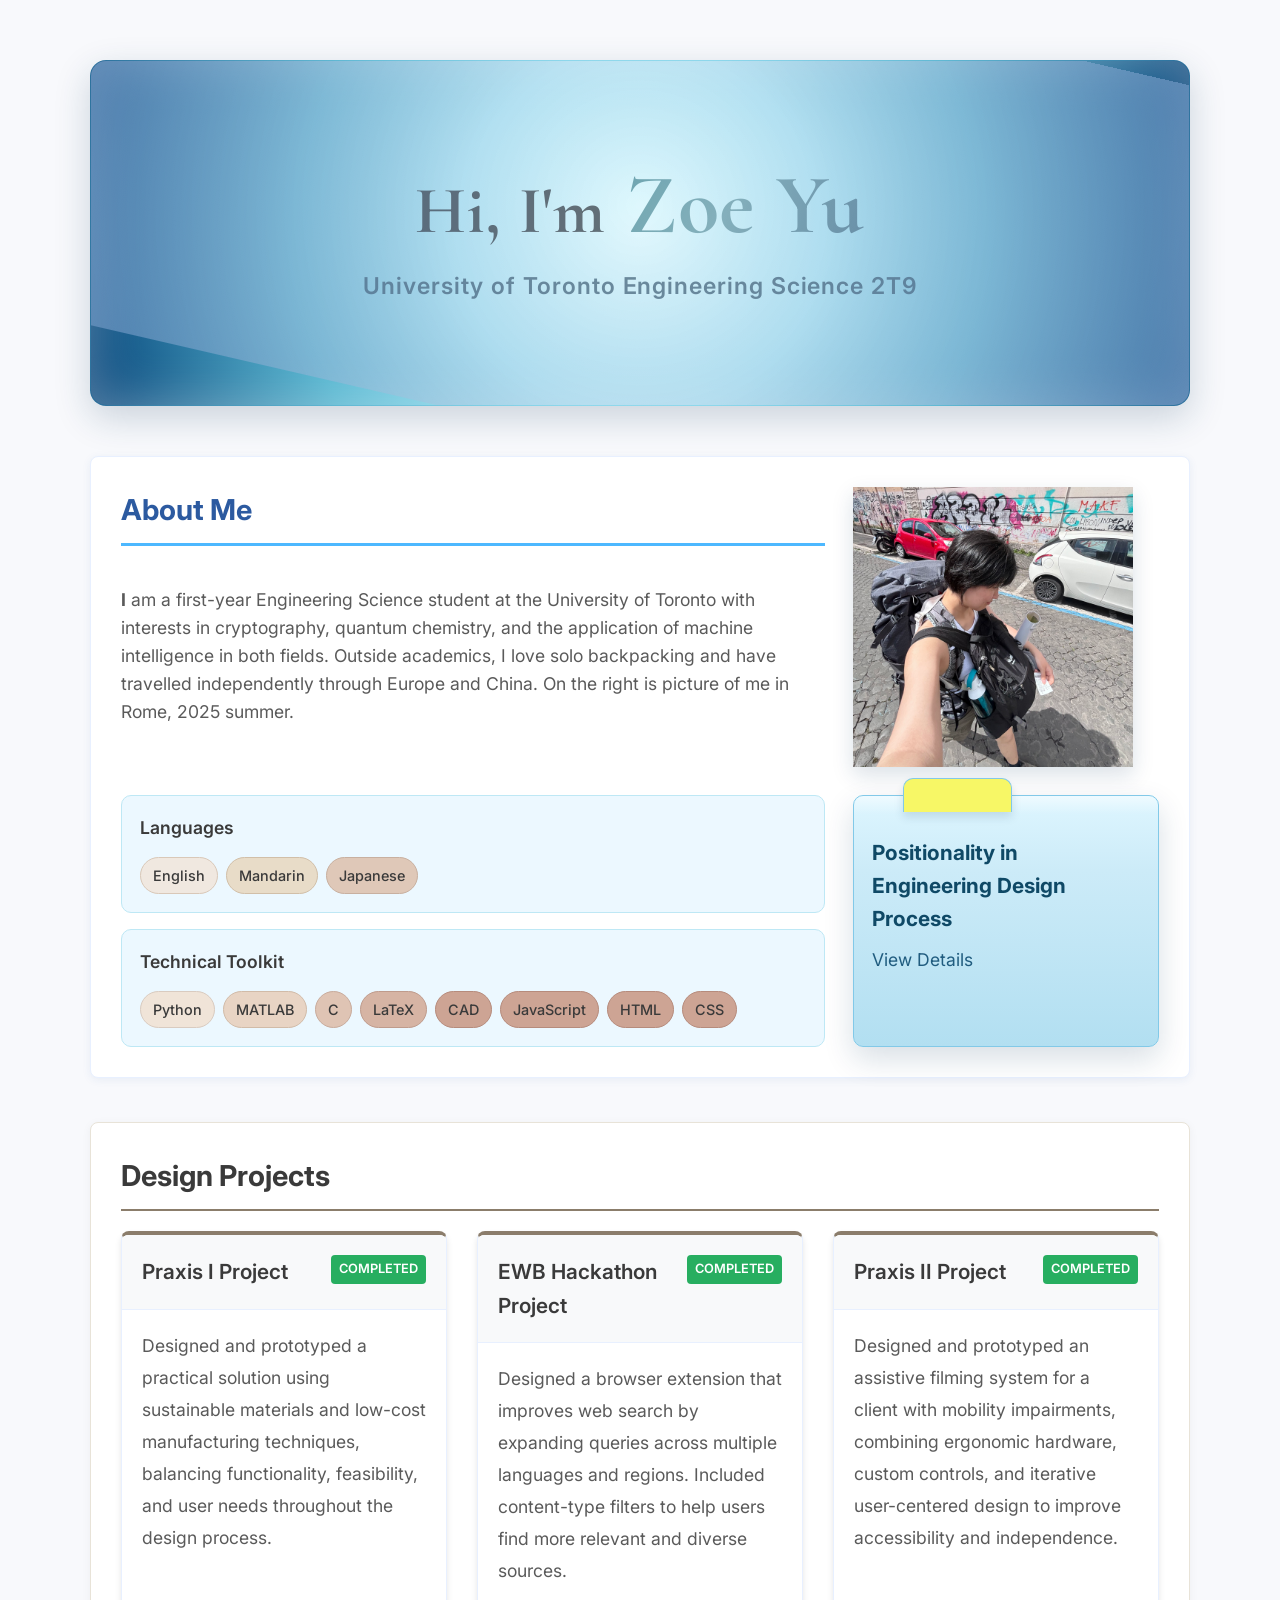
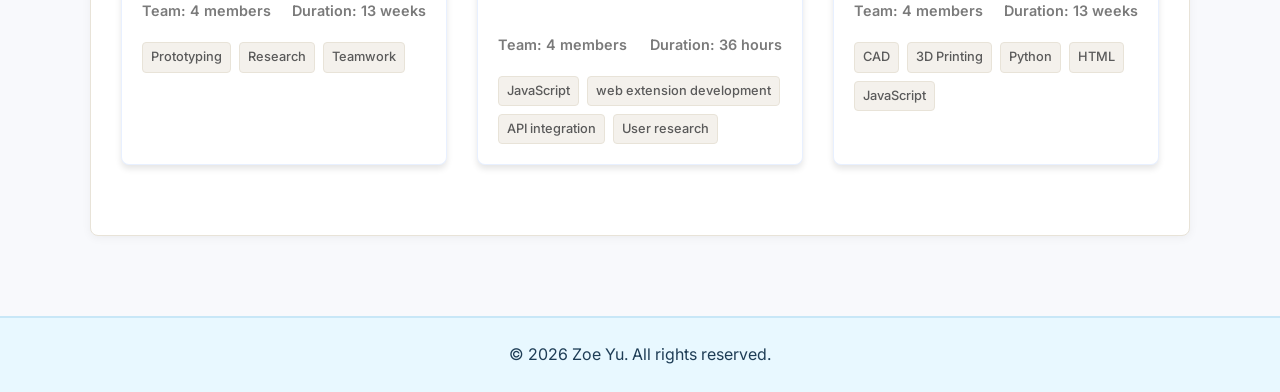
<file: index.html>
<!DOCTYPE html>
<html lang="en">
<head>
    <meta charset="UTF-8">
    <meta name="viewport" content="width=device-width, initial-scale=1.0">
    <title>Engineering Design Portfolio - Home</title>
    <link rel="preconnect" href="https://fonts.googleapis.com">
    <link rel="preconnect" href="https://fonts.gstatic.com" crossorigin>
    <link href="https://fonts.googleapis.com/css2?family=Cormorant+Garamond:wght@400;500;600;700;800&family=Inter:wght@400;500;600;700;800&display=swap" rel="stylesheet">
    <link rel="stylesheet" href="style.css">
</head>
<body>
    <div class="container">
        <main class="main-content">
            <header id="hero" class="hero">
                <h1><span class="hero-greeting">Hi, I'm</span> <span class="hero-name">Zoe Yu</span></h1>
                <p class="subtitle">University of Toronto Engineering Science 2T9</p>
            </header>

            <section id="about" class="about about-grid">
                <div class="about-left">
                    <h2>About Me</h2>
                    <p class="about-intro"> <b>I</b> am a first-year Engineering Science student at the University of Toronto with interests in cryptography, quantum chemistry, and the application of machine intelligence in both fields. Outside academics, I love solo backpacking and have travelled independently through Europe and China. On the right is picture of me in Rome, 2025 summer.</p>
                </div>

                <div class="about-image-wrap">
                    <img src="./images/aboutme_1.jpg" alt="About Me Image" class="about-image">
                </div>

                <div class="skills-subsection">
                    <div class="skills-block languages-block">
                        <h3>Languages</h3>
                        <div class="skills-tags">
                            <span class="skill-tag lang-english">English</span>
                            <span class="skill-tag lang-mandarin">Mandarin</span>
                            <span class="skill-tag lang-japanese">Japanese</span>
                        </div>
                    </div>

                    <div class="skills-block toolkit-block">
                        <h3>Technical Toolkit</h3>
                        <div class="skills-tags">
                            <span class="skill-tag tool-python">Python</span>
                            <span class="skill-tag tool-matlab">MATLAB</span>
                            <span class="skill-tag tool-c">C</span>
                            <span class="skill-tag tool-latex">LaTeX</span>
                            <span class="skill-tag tool-cad">CAD</span>
                            <span class="skill-tag tool-cad">JavaScript</span>
                            <span class="skill-tag tool-cad">HTML</span>
                            <span class="skill-tag tool-cad">CSS</span>
                        </div>
                    </div>
                </div>

                <div class="about-right">
                    <a class="folder-card" href="positionality.html" aria-label="Positionality in Engineering Design Process">
                        <div class="folder-tab"></div>
                        <div class="folder-body">
                            <h3>Positionality in Engineering Design Process</h3>
                            <p>View Details</p>
                            <p>  </p>
                        </div>
                    </a>
                </div>
            </section>

            <section id="design-projects" class="design-projects">
                <h2>Design Projects</h2>
                <div class="projects-grid">
                    <div id="praxis1" class="project-card" onclick="window.location.href='praxis1.html'">
                        <div class="card-header">
                            <h3>Praxis I Project</h3>
                            <span class="status-badge completed">Completed</span>
                        </div>
                        <p class="card-description">Designed and prototyped a practical solution using sustainable materials and low-cost manufacturing techniques, balancing functionality, feasibility, and user needs throughout the design process.</p>
                        <div class="card-meta">
                            <span class="team-size">Team: 4 members</span>
                            <span class="duration">Duration: 13 weeks</span>
                        </div>
                        <div class="skill-tags">
                            <span class="tag">Prototyping</span>
                            <span class="tag">Research</span>
                            <span class="tag">Teamwork</span>
                        </div>
                    </div>

                    <div id="ewb" class="project-card" onclick="window.location.href='ewb.html'">
                        <div class="card-header">
                            <h3>EWB Hackathon Project</h3>
                            <span class="status-badge completed">Completed</span>
                        </div>
                        <p class="card-description">Designed a browser extension that improves web search by expanding queries across multiple languages and regions. Included content-type filters to help users find more relevant and diverse sources.</p>
                        <div class="card-meta">
                            <span class="team-size">Team: 4 members</span>
                            <span class="duration">Duration: 36 hours</span>
                        </div>
                        <div class="skill-tags">
                            <span class="tag">JavaScript</span>
                            <span class="tag">web extension development</span>
                            <span class="tag">API integration</span>
                            <span class="tag">User research</span>
                        </div>
                    </div>

                    <div id="praxis2" class="project-card" onclick="window.location.href='praxis2.html'">
                        <div class="card-header">
                            <h3>Praxis II Project</h3>
                            <span class="status-badge completed">Completed</span>
                        </div>
                        <p class="card-description">Designed and prototyped an assistive filming system for a client with mobility impairments, combining ergonomic hardware, custom controls, and iterative user-centered design to improve accessibility and independence.</p>
                        <div class="card-meta">
                            <span class="team-size">Team: 4 members</span>
                            <span class="duration">Duration: 13 weeks</span>
                        </div>
                        <div class="skill-tags">
                            <span class="tag">CAD</span>
                            <span class="tag">3D Printing</span>
                            <span class="tag">Python</span>
                            <span class="tag">HTML</span>
                            <span class="tag">JavaScript</span>
                        </div>
                    </div>
                </div>


            </section>
        </main>
    </div>

    <footer class="footer">
        <p>&copy; 2026 Zoe Yu. All rights reserved.</p>
    </footer>

    <script src="script.js"></script>
</body>
</html>
</file>
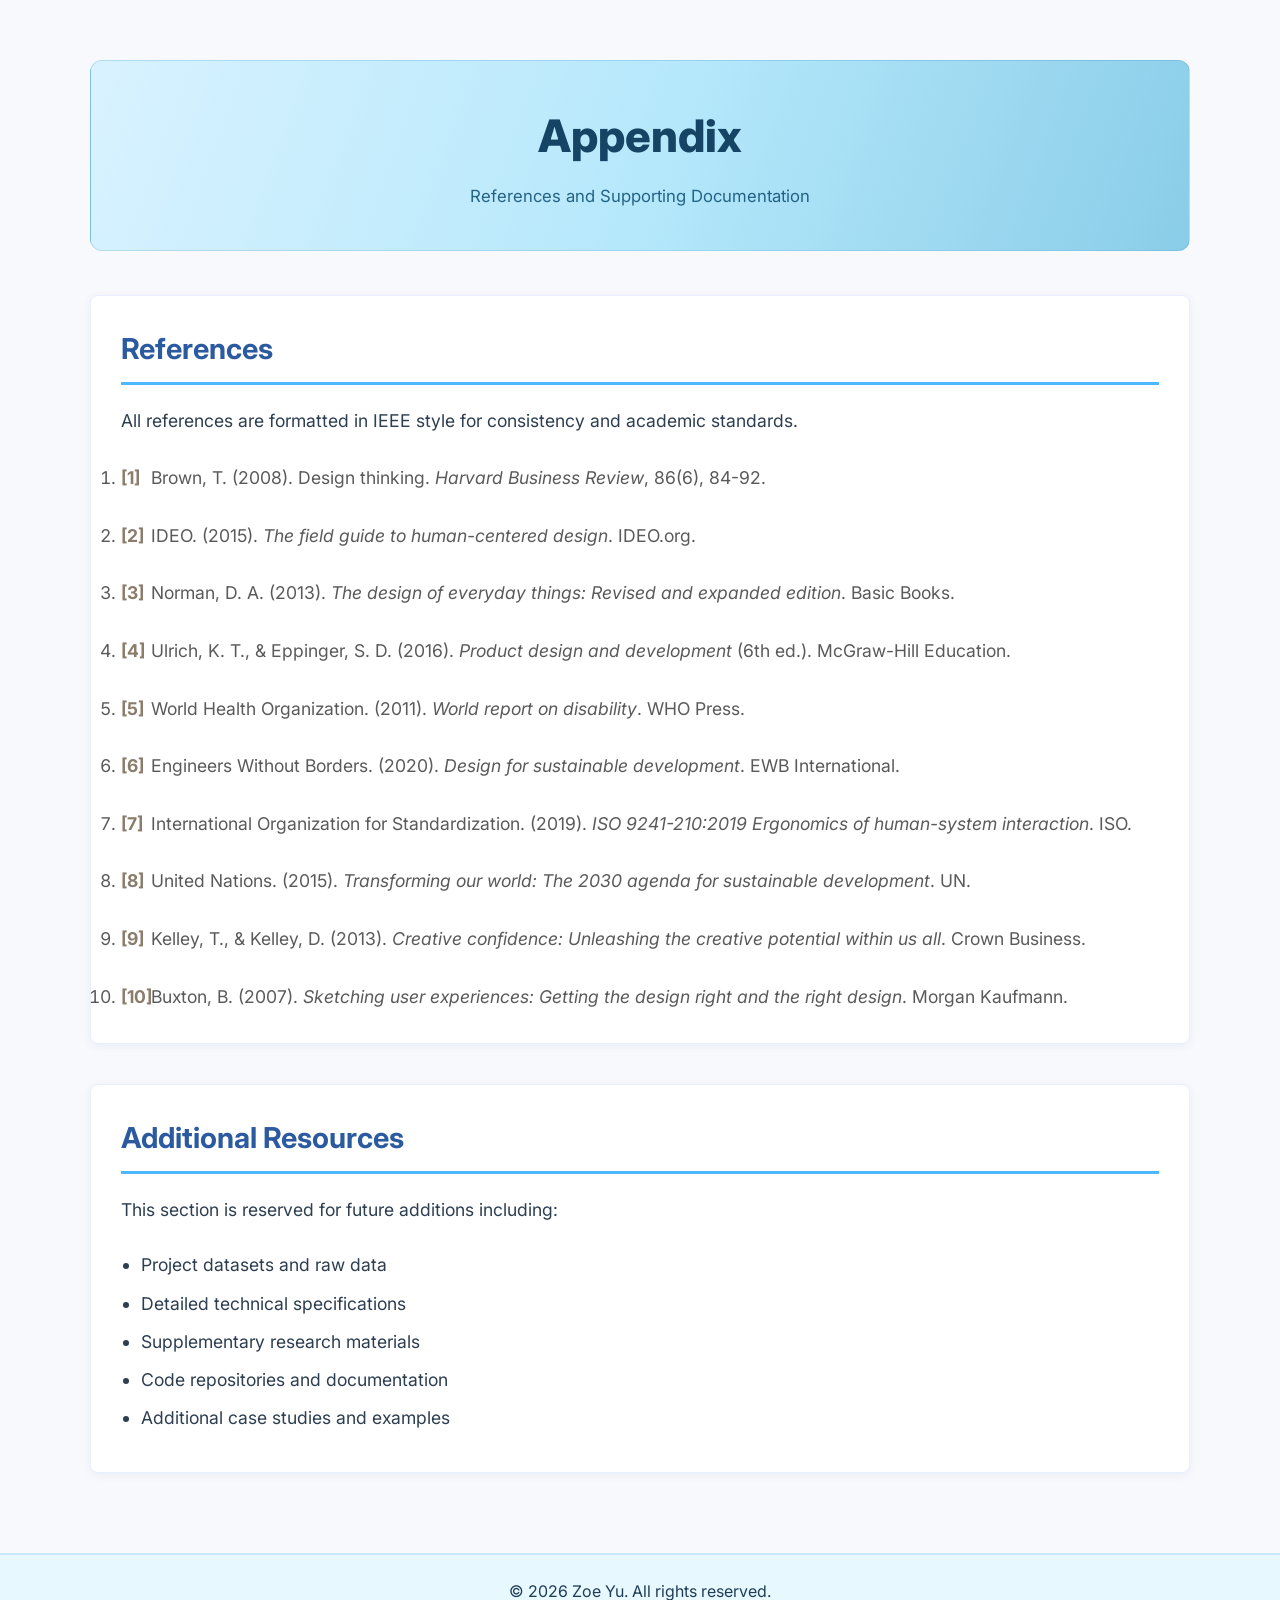
<file: appendix.html>
<!DOCTYPE html>
<html lang="en">
<head>
    <meta charset="UTF-8">
    <meta name="viewport" content="width=device-width, initial-scale=1.0">
    <title>Engineering Design Portfolio - Appendix</title>
    <link rel="preconnect" href="https://fonts.googleapis.com">
    <link rel="preconnect" href="https://fonts.gstatic.com" crossorigin>
    <link href="https://fonts.googleapis.com/css2?family=Cormorant+Garamond:wght@400;500;600;700;800&family=Inter:wght@400;500;600;700;800&display=swap" rel="stylesheet">
    <link rel="stylesheet" href="style.css">
</head>
<body>
    <div class="container">
        

        <!-- Main Content -->
        <main class="main-content">
            <header class="page-header">
                <h1>Appendix</h1>
                <p>References and Supporting Documentation</p>
            </header>

            <section class="references">
                <h2>References</h2>
                <p>All references are formatted in IEEE style for consistency and academic standards.</p>

                <ol class="reference-list">
                    <li>Brown, T. (2008). Design thinking. <em>Harvard Business Review</em>, 86(6), 84-92.</li>
                    <li>IDEO. (2015). <em>The field guide to human-centered design</em>. IDEO.org.</li>
                    <li>Norman, D. A. (2013). <em>The design of everyday things: Revised and expanded edition</em>. Basic Books.</li>
                    <li>Ulrich, K. T., & Eppinger, S. D. (2016). <em>Product design and development</em> (6th ed.). McGraw-Hill Education.</li>
                    <li>World Health Organization. (2011). <em>World report on disability</em>. WHO Press.</li>
                    <li>Engineers Without Borders. (2020). <em>Design for sustainable development</em>. EWB International.</li>
                    <li>International Organization for Standardization. (2019). <em>ISO 9241-210:2019 Ergonomics of human-system interaction</em>. ISO.</li>
                    <li>United Nations. (2015). <em>Transforming our world: The 2030 agenda for sustainable development</em>. UN.</li>
                    <li>Kelley, T., & Kelley, D. (2013). <em>Creative confidence: Unleashing the creative potential within us all</em>. Crown Business.</li>
                    <li>Buxton, B. (2007). <em>Sketching user experiences: Getting the design right and the right design</em>. Morgan Kaufmann.</li>
                </ol>
            </section>

            <section class="additional-resources">
                <h2>Additional Resources</h2>
                <p>This section is reserved for future additions including:</p>
                <ul>
                    <li>Project datasets and raw data</li>
                    <li>Detailed technical specifications</li>
                    <li>Supplementary research materials</li>
                    <li>Code repositories and documentation</li>
                    <li>Additional case studies and examples</li>
                </ul>
            </section>
        </main>
    </div>

    <footer class="footer">
        <p>&copy; 2026 Zoe Yu. All rights reserved.</p>
    </footer>

    <script src="script.js"></script>
</body>
</html>
</file>
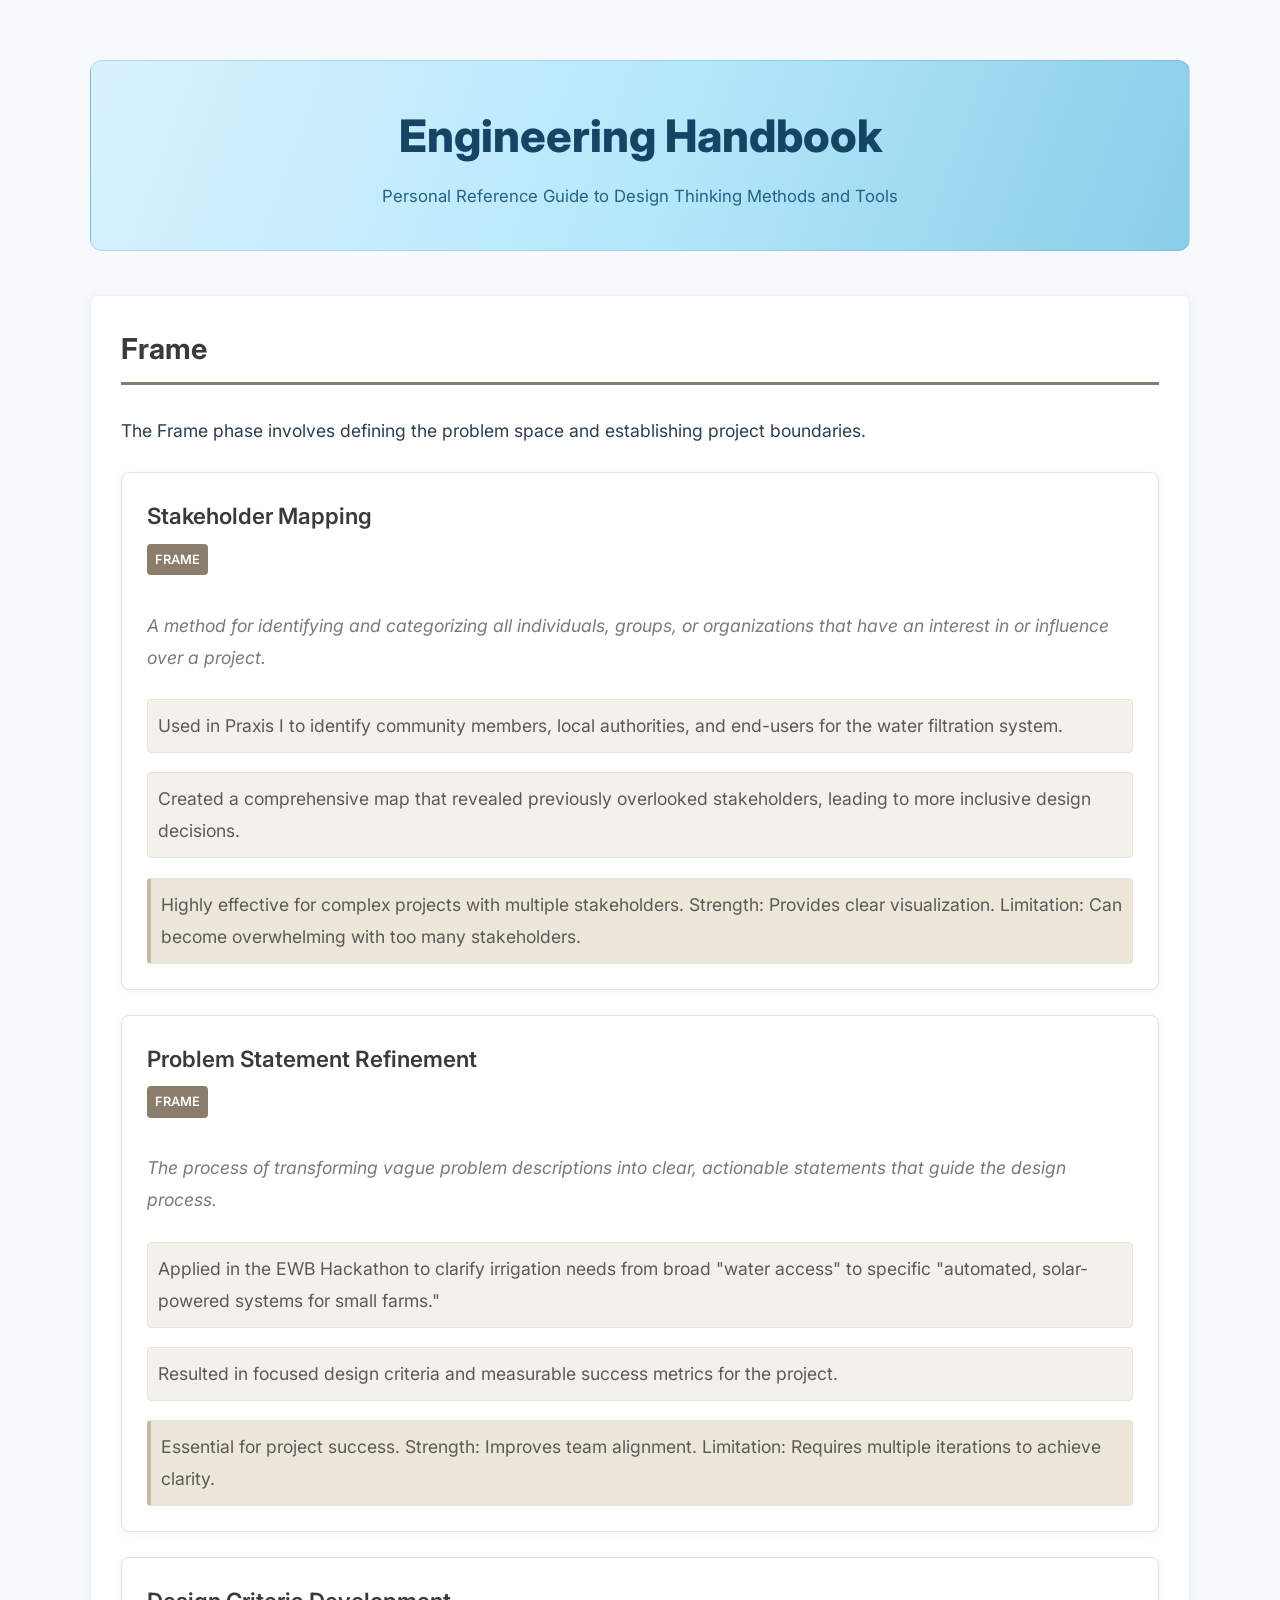
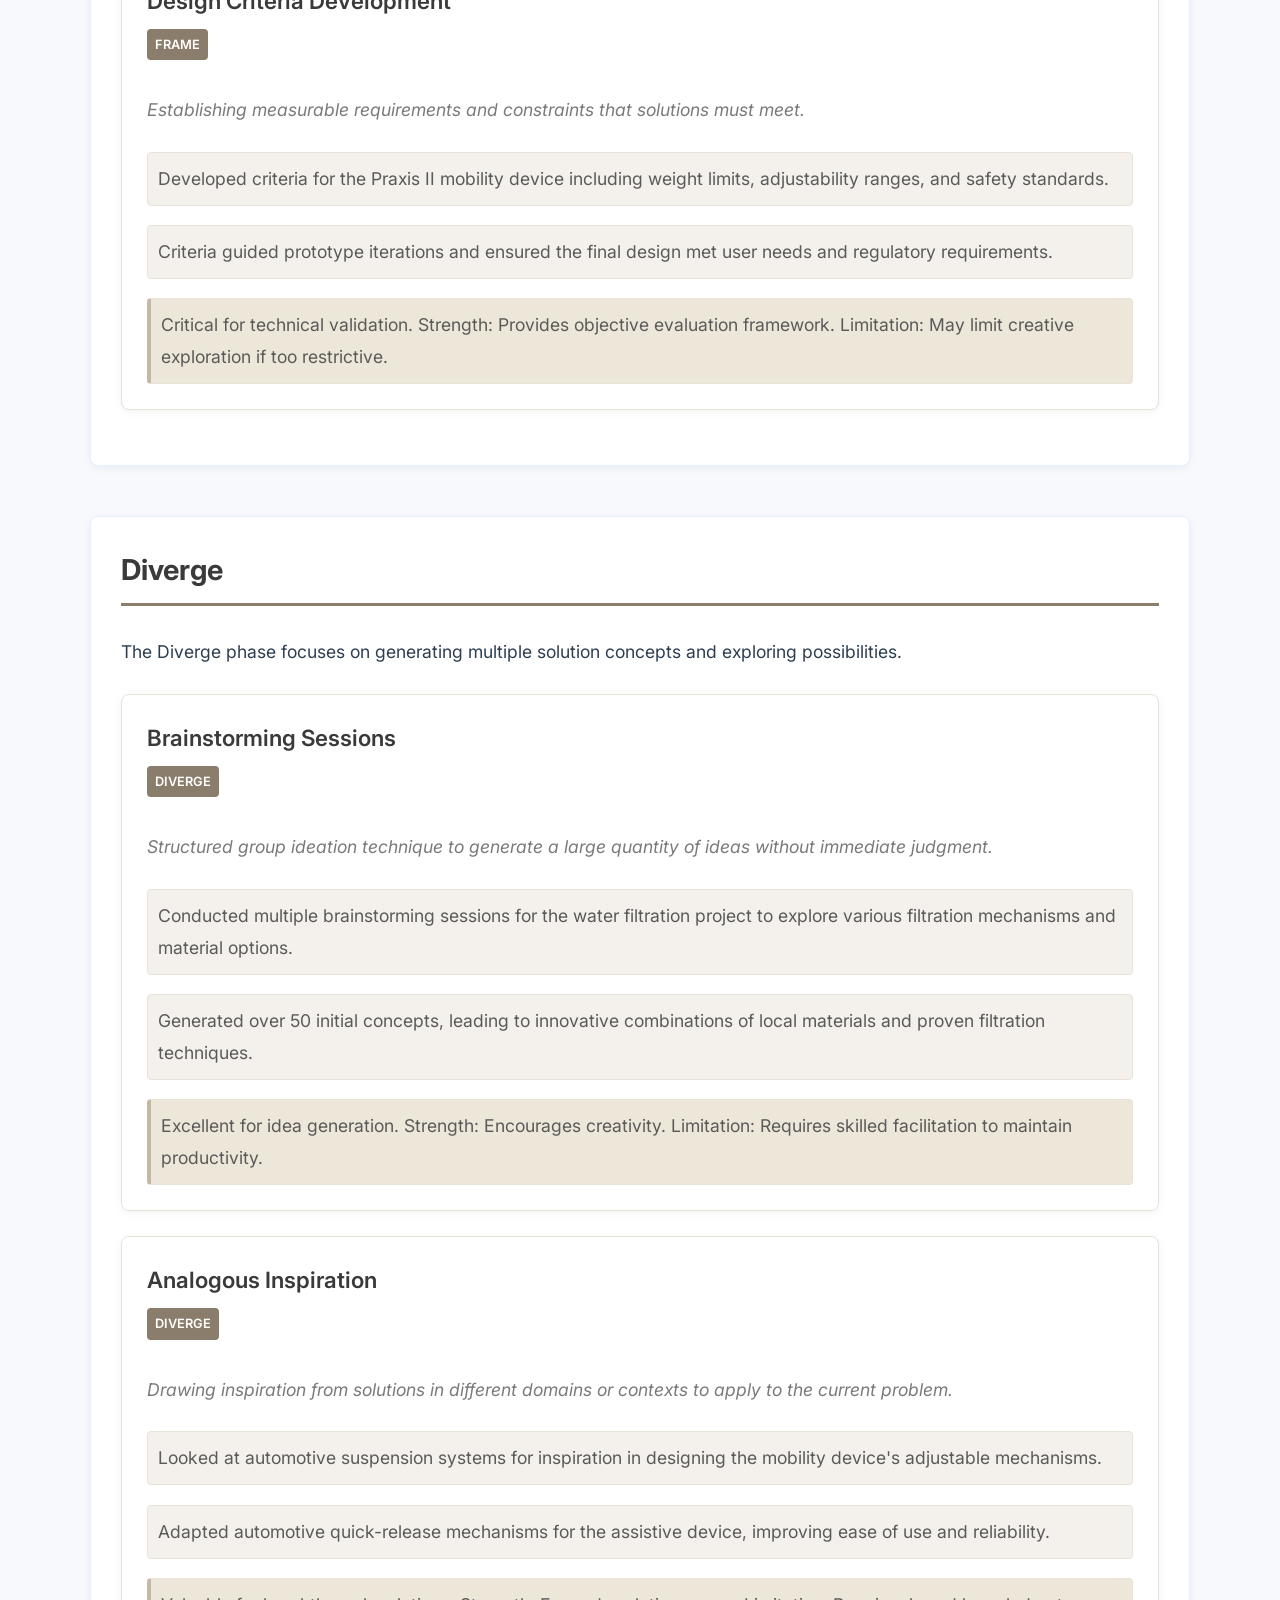
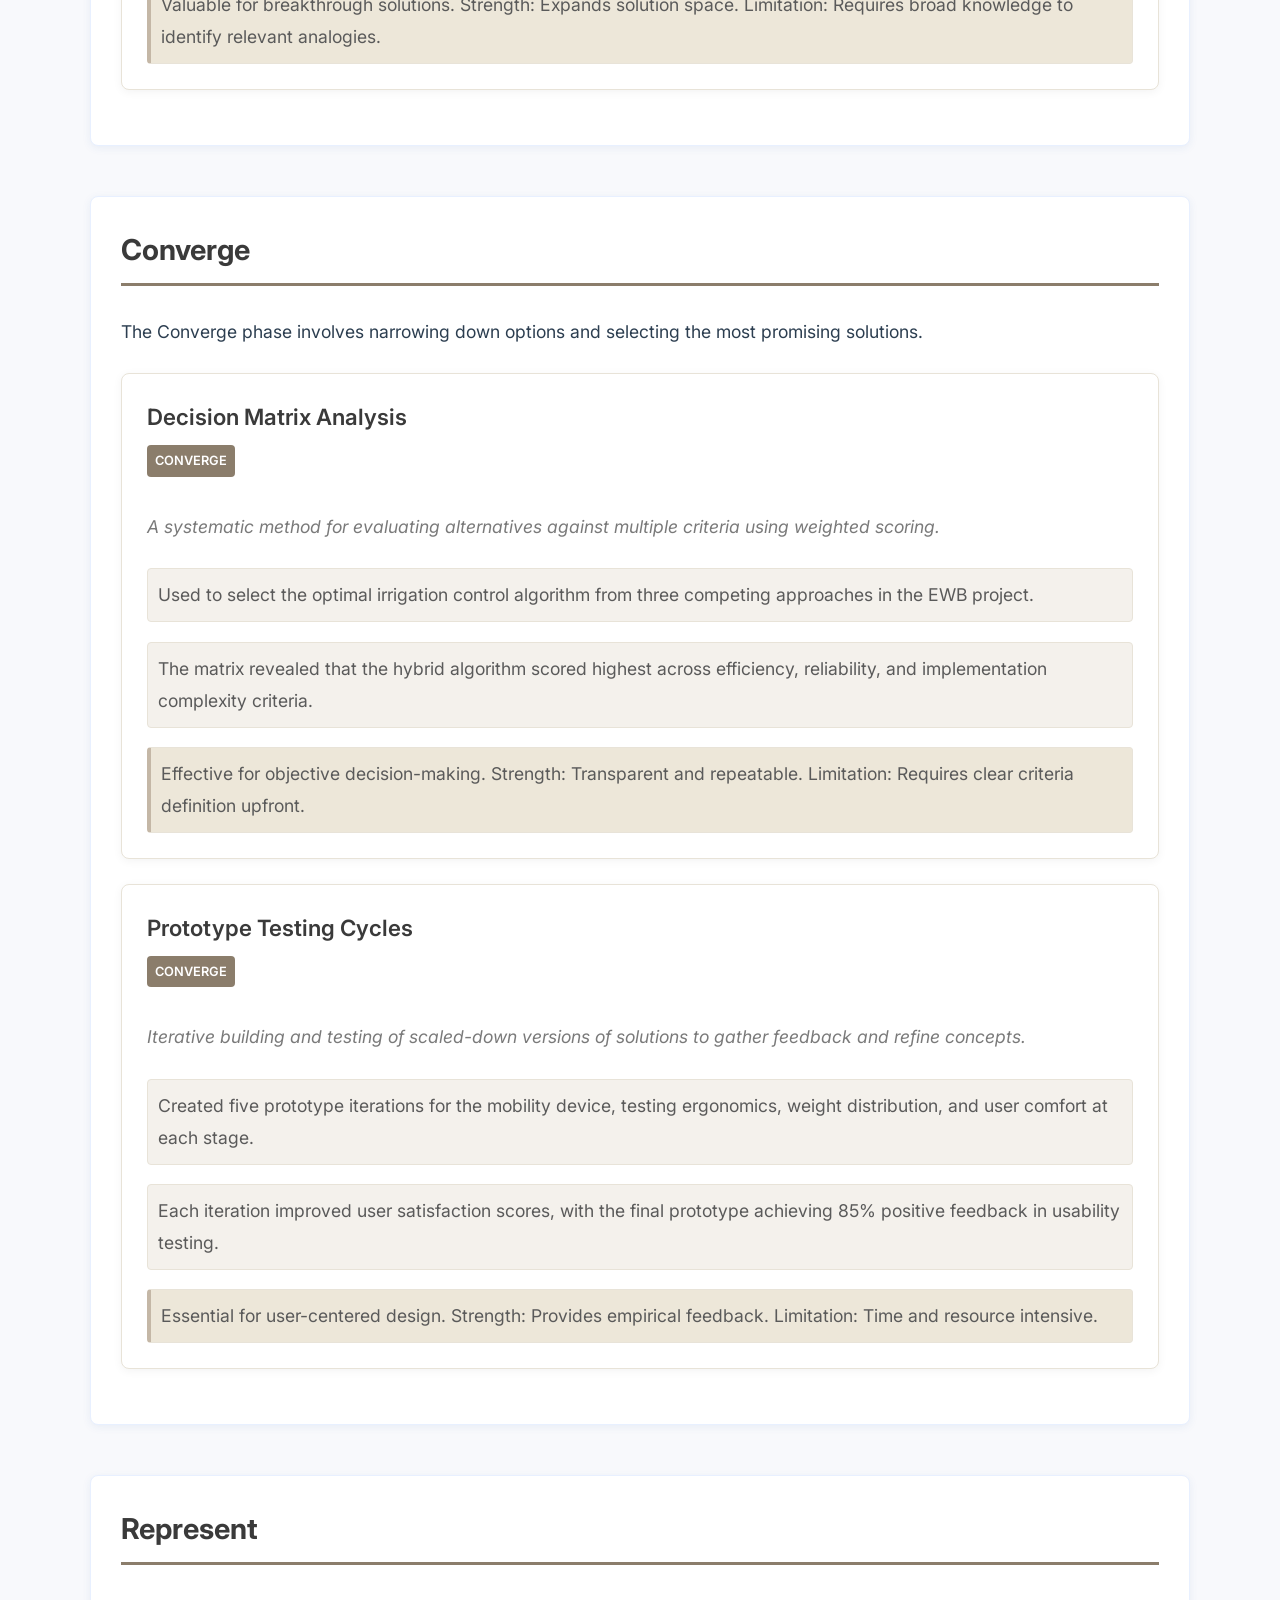
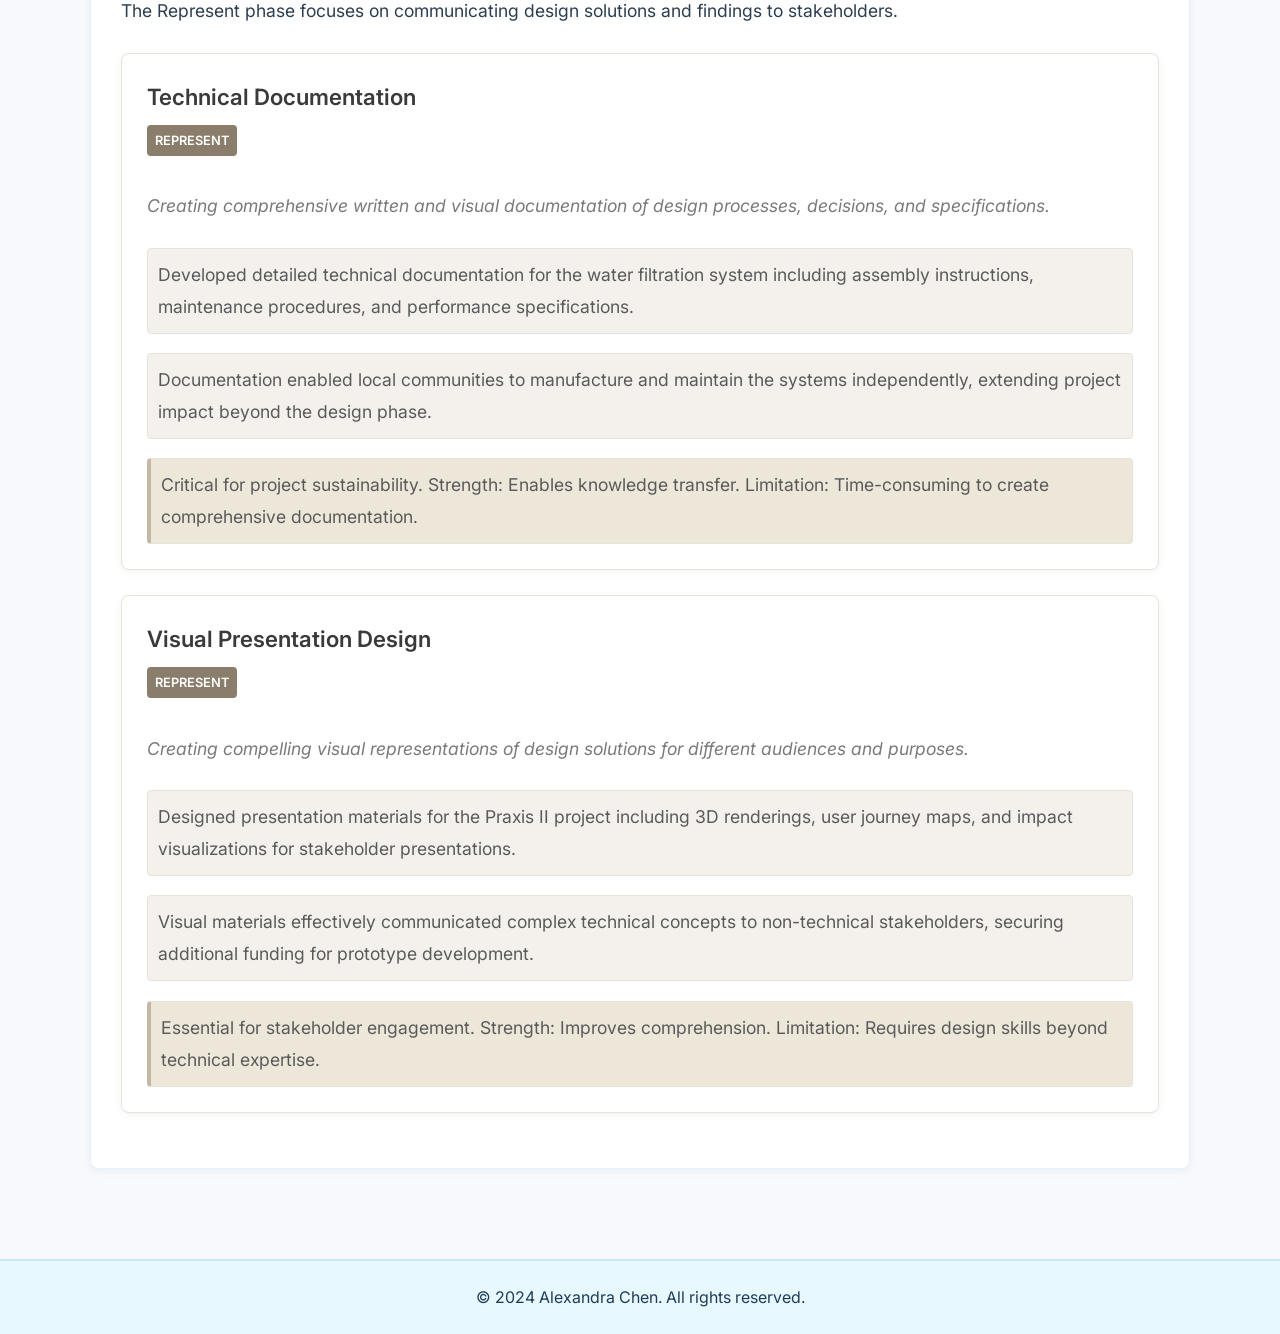
<file: handbook.html>
<!DOCTYPE html>
<html lang="en">
<head>
    <meta charset="UTF-8">
    <meta name="viewport" content="width=device-width, initial-scale=1.0">
    <title>Engineering Design Portfolio - Engineering Handbook</title>    <link rel="preconnect" href="https://fonts.googleapis.com">
    <link rel="preconnect" href="https://fonts.gstatic.com" crossorigin>
    <link href="https://fonts.googleapis.com/css2?family=Cormorant+Garamond:wght@400;500;600;700;800&family=Inter:wght@400;500;600;700;800&display=swap" rel="stylesheet">    <link rel="stylesheet" href="style.css">
</head>
<body>
    <div class="container">
        

        <!-- Main Content -->
        <main class="main-content">
            <header class="page-header">
                <h1>Engineering Handbook</h1>
                <p>Personal Reference Guide to Design Thinking Methods and Tools</p>
            </header>

            <section id="frame" class="handbook-section">
                <h2>Frame</h2>
                <p>The Frame phase involves defining the problem space and establishing project boundaries.</p>

                <div class="ctmf-entry">
                    <h3>Stakeholder Mapping</h3>
                    <p class="category">Frame</p>
                    <p class="definition">A method for identifying and categorizing all individuals, groups, or organizations that have an interest in or influence over a project.</p>
                    <p class="usage">Used in Praxis I to identify community members, local authorities, and end-users for the water filtration system.</p>
                    <p class="evidence">Created a comprehensive map that revealed previously overlooked stakeholders, leading to more inclusive design decisions.</p>
                    <p class="evaluation">Highly effective for complex projects with multiple stakeholders. Strength: Provides clear visualization. Limitation: Can become overwhelming with too many stakeholders.</p>
                </div>

                <div class="ctmf-entry">
                    <h3>Problem Statement Refinement</h3>
                    <p class="category">Frame</p>
                    <p class="definition">The process of transforming vague problem descriptions into clear, actionable statements that guide the design process.</p>
                    <p class="usage">Applied in the EWB Hackathon to clarify irrigation needs from broad "water access" to specific "automated, solar-powered systems for small farms."</p>
                    <p class="evidence">Resulted in focused design criteria and measurable success metrics for the project.</p>
                    <p class="evaluation">Essential for project success. Strength: Improves team alignment. Limitation: Requires multiple iterations to achieve clarity.</p>
                </div>

                <div class="ctmf-entry">
                    <h3>Design Criteria Development</h3>
                    <p class="category">Frame</p>
                    <p class="definition">Establishing measurable requirements and constraints that solutions must meet.</p>
                    <p class="usage">Developed criteria for the Praxis II mobility device including weight limits, adjustability ranges, and safety standards.</p>
                    <p class="evidence">Criteria guided prototype iterations and ensured the final design met user needs and regulatory requirements.</p>
                    <p class="evaluation">Critical for technical validation. Strength: Provides objective evaluation framework. Limitation: May limit creative exploration if too restrictive.</p>
                </div>
            </section>

            <section id="diverge" class="handbook-section">
                <h2>Diverge</h2>
                <p>The Diverge phase focuses on generating multiple solution concepts and exploring possibilities.</p>

                <div class="ctmf-entry">
                    <h3>Brainstorming Sessions</h3>
                    <p class="category">Diverge</p>
                    <p class="definition">Structured group ideation technique to generate a large quantity of ideas without immediate judgment.</p>
                    <p class="usage">Conducted multiple brainstorming sessions for the water filtration project to explore various filtration mechanisms and material options.</p>
                    <p class="evidence">Generated over 50 initial concepts, leading to innovative combinations of local materials and proven filtration techniques.</p>
                    <p class="evaluation">Excellent for idea generation. Strength: Encourages creativity. Limitation: Requires skilled facilitation to maintain productivity.</p>
                </div>

                <div class="ctmf-entry">
                    <h3>Analogous Inspiration</h3>
                    <p class="category">Diverge</p>
                    <p class="definition">Drawing inspiration from solutions in different domains or contexts to apply to the current problem.</p>
                    <p class="usage">Looked at automotive suspension systems for inspiration in designing the mobility device's adjustable mechanisms.</p>
                    <p class="evidence">Adapted automotive quick-release mechanisms for the assistive device, improving ease of use and reliability.</p>
                    <p class="evaluation">Valuable for breakthrough solutions. Strength: Expands solution space. Limitation: Requires broad knowledge to identify relevant analogies.</p>
                </div>
            </section>

            <section id="converge" class="handbook-section">
                <h2>Converge</h2>
                <p>The Converge phase involves narrowing down options and selecting the most promising solutions.</p>

                <div class="ctmf-entry">
                    <h3>Decision Matrix Analysis</h3>
                    <p class="category">Converge</p>
                    <p class="definition">A systematic method for evaluating alternatives against multiple criteria using weighted scoring.</p>
                    <p class="usage">Used to select the optimal irrigation control algorithm from three competing approaches in the EWB project.</p>
                    <p class="evidence">The matrix revealed that the hybrid algorithm scored highest across efficiency, reliability, and implementation complexity criteria.</p>
                    <p class="evaluation">Effective for objective decision-making. Strength: Transparent and repeatable. Limitation: Requires clear criteria definition upfront.</p>
                </div>

                <div class="ctmf-entry">
                    <h3>Prototype Testing Cycles</h3>
                    <p class="category">Converge</p>
                    <p class="definition">Iterative building and testing of scaled-down versions of solutions to gather feedback and refine concepts.</p>
                    <p class="usage">Created five prototype iterations for the mobility device, testing ergonomics, weight distribution, and user comfort at each stage.</p>
                    <p class="evidence">Each iteration improved user satisfaction scores, with the final prototype achieving 85% positive feedback in usability testing.</p>
                    <p class="evaluation">Essential for user-centered design. Strength: Provides empirical feedback. Limitation: Time and resource intensive.</p>
                </div>
            </section>

            <section id="represent" class="handbook-section">
                <h2>Represent</h2>
                <p>The Represent phase focuses on communicating design solutions and findings to stakeholders.</p>

                <div class="ctmf-entry">
                    <h3>Technical Documentation</h3>
                    <p class="category">Represent</p>
                    <p class="definition">Creating comprehensive written and visual documentation of design processes, decisions, and specifications.</p>
                    <p class="usage">Developed detailed technical documentation for the water filtration system including assembly instructions, maintenance procedures, and performance specifications.</p>
                    <p class="evidence">Documentation enabled local communities to manufacture and maintain the systems independently, extending project impact beyond the design phase.</p>
                    <p class="evaluation">Critical for project sustainability. Strength: Enables knowledge transfer. Limitation: Time-consuming to create comprehensive documentation.</p>
                </div>

                <div class="ctmf-entry">
                    <h3>Visual Presentation Design</h3>
                    <p class="category">Represent</p>
                    <p class="definition">Creating compelling visual representations of design solutions for different audiences and purposes.</p>
                    <p class="usage">Designed presentation materials for the Praxis II project including 3D renderings, user journey maps, and impact visualizations for stakeholder presentations.</p>
                    <p class="evidence">Visual materials effectively communicated complex technical concepts to non-technical stakeholders, securing additional funding for prototype development.</p>
                    <p class="evaluation">Essential for stakeholder engagement. Strength: Improves comprehension. Limitation: Requires design skills beyond technical expertise.</p>
                </div>
            </section>
        </main>
    </div>

    <footer class="footer">
        <p>&copy; 2024 Alexandra Chen. All rights reserved.</p>
    </footer>

    <script src="script.js"></script>
</body>
</html>
</file>
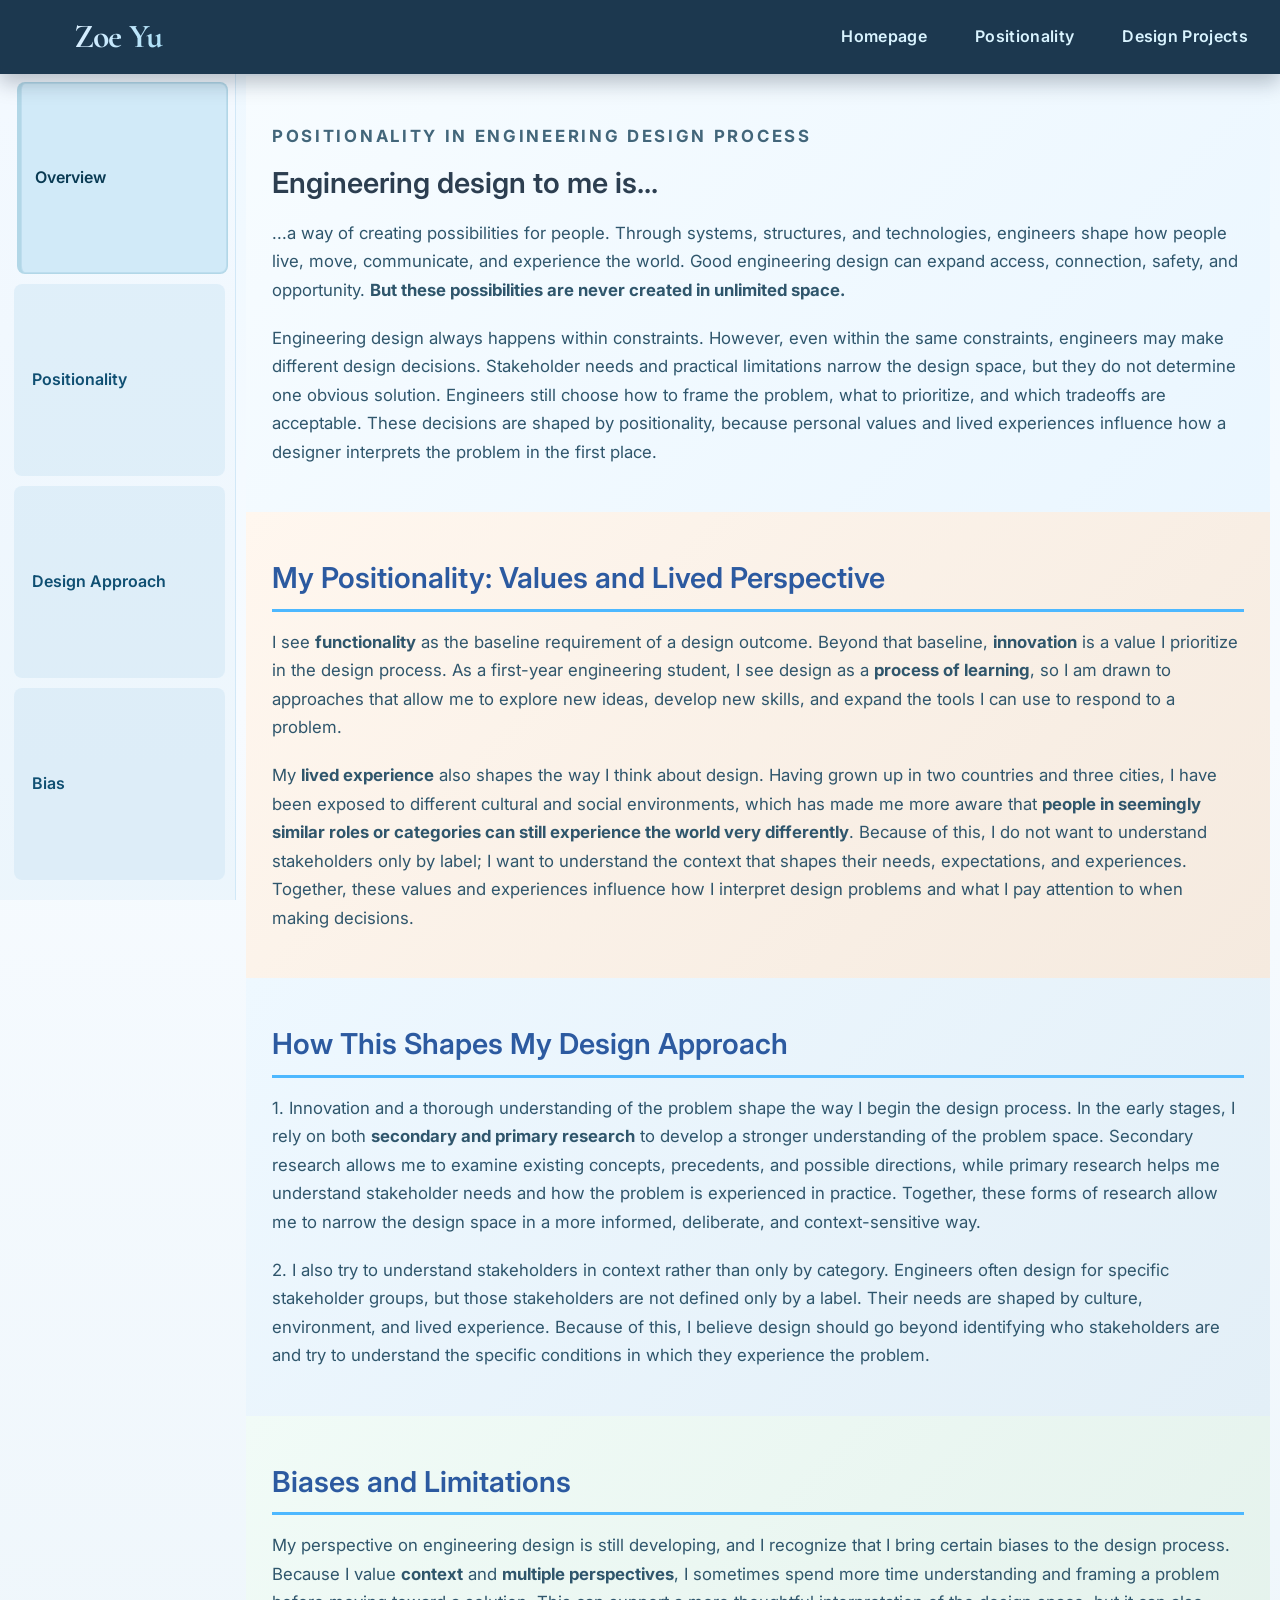
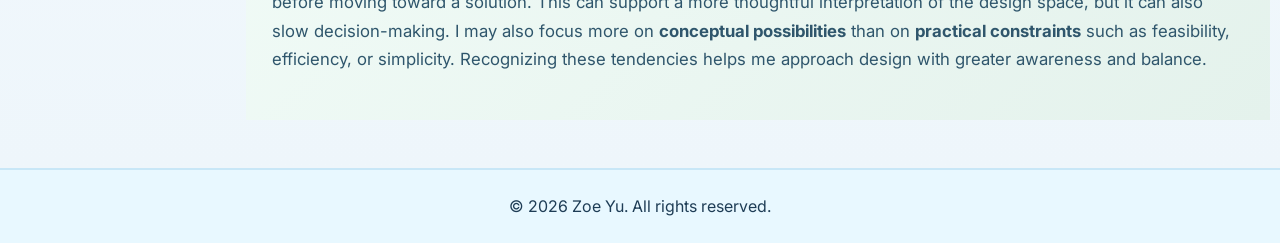
<file: positionality.html>
<!DOCTYPE html>
<html lang="en">
<head>
    <meta charset="UTF-8">
    <meta name="viewport" content="width=device-width, initial-scale=1.0">
    <title>Engineering Design Portfolio - Positionality</title>
    <link rel="preconnect" href="https://fonts.googleapis.com">
    <link rel="preconnect" href="https://fonts.gstatic.com" crossorigin>
    <link href="https://fonts.googleapis.com/css2?family=Cormorant+Garamond:wght@400;500;600;700;800&family=Inter:wght@400;500;600;700;800&display=swap" rel="stylesheet">
    <link rel="stylesheet" href="style.css">
</head>
<body class="positionality-page">
    <div class="positionality-shell">
        <header class="project-topbar" aria-label="Project navigation">
            <div class="topbar-inner">
                <div class="topbar-brand">Zoe Yu</div>
                <nav class="topbar-links" aria-label="Project links">
                    <a href="index.html">Homepage</a>
                    <a href="positionality.html">Positionality</a>
                    <a href="index.html#design-projects">Design Projects</a>
                </nav>
            </div>
        </header>

        <div class="positionality-layout">
            <aside class="positionality-sidebar" aria-label="Positionality sections">
                <nav class="positionality-nav">
                    <a href="#overview" data-section="overview">Overview</a>
                    <a href="#approach">Positionality</a>
                    <a href="#perspective">Design Approach</a>
                    <a href="#bias">Bias</a>
                </nav>
            </aside>

            <article class="positionality-main">
                <section id="overview" class="positionality-section section-overview">
                    <p class="section-eyebrow">Positionality in Engineering Design Process</p>
                    <h1>Engineering design to me is...</h1>
                    <p>...a way of creating possibilities for people. Through systems, structures, and technologies, engineers shape how people live, move, communicate, and experience the world. Good engineering design can expand access, connection, safety, and opportunity. <b>But these possibilities are never created in unlimited space.</b> </p>
                    <p>Engineering design always happens within constraints. However, even within the same constraints, engineers may make different design decisions. Stakeholder needs and practical limitations narrow the design space, but they do not determine one obvious solution. Engineers still choose how to frame the problem, what to prioritize, and which tradeoffs are acceptable. These decisions are shaped by positionality, because personal values and lived experiences influence how a designer interprets the problem in the first place.</p>
                </section>

                <section id="approach" class="positionality-section section-approach">
                    <h2>My Positionality: Values and Lived Perspective</h2>
                    <p>I see <b>functionality</b> as the baseline requirement of a design outcome. Beyond that baseline, <b>innovation</b> is a value I prioritize in the design process. As a first-year engineering student, I see design as a <b>process of learning</b>, so I am drawn to approaches that allow me to explore new ideas, develop new skills, and expand the tools I can use to respond to a problem.</p>
                    <p>My <b>lived experience</b> also shapes the way I think about design. Having grown up in two countries and three cities, I have been exposed to different cultural and social environments, which has made me more aware that <b>people in seemingly similar roles or categories can still experience the world very differently</b>. Because of this, I do not want to understand stakeholders only by label; I want to understand the context that shapes their needs, expectations, and experiences</b>. Together, these values and experiences influence how I interpret design problems and what I pay attention to when making decisions. </p>
                </section>

                <section id="perspective" class="positionality-section section-perspective">
                    <h2>How This Shapes My Design Approach</h2>
                    <p>1. Innovation and a thorough understanding of the problem shape the way I begin the design process. In the early stages, I rely on both <b>secondary and primary research</b> to develop a stronger understanding of the problem space. Secondary research allows me to examine existing concepts, precedents, and possible directions, while primary research helps me understand stakeholder needs and how the problem is experienced in practice. Together, these forms of research allow me to narrow the design space in a more informed, deliberate, and context-sensitive way. </p>
                    <p>2. I also try to understand stakeholders in context rather than only by category. Engineers often design for specific stakeholder groups, but those stakeholders are not defined only by a label. Their needs are shaped by culture, environment, and lived experience. Because of this, I believe design should go beyond identifying who stakeholders are and try to understand the specific conditions in which they experience the problem.</p>
                </section>

                <section id="bias" class="positionality-section section-bias">
                    <h2>Biases and Limitations</h2>
                    <p>My perspective on engineering design is still developing, and I recognize that I bring certain biases to the design process. Because I value <b>context</b> and <b>multiple perspectives</b>, I sometimes spend more time understanding and framing a problem before moving toward a solution. This can support a more thoughtful interpretation of the design space, but it can also slow decision-making. I may also focus more on <b>conceptual possibilities</b> than on <b>practical constraints</b> such as feasibility, efficiency, or simplicity. Recognizing these tendencies helps me approach design with greater awareness and balance.</p>
                </section>

            </article>
        </div>
    </div>

    <footer class="footer">
        <p>&copy; 2026 Zoe Yu. All rights reserved.</p>
    </footer>

    <script src="script.js"></script>
</body>
</html>
</file>
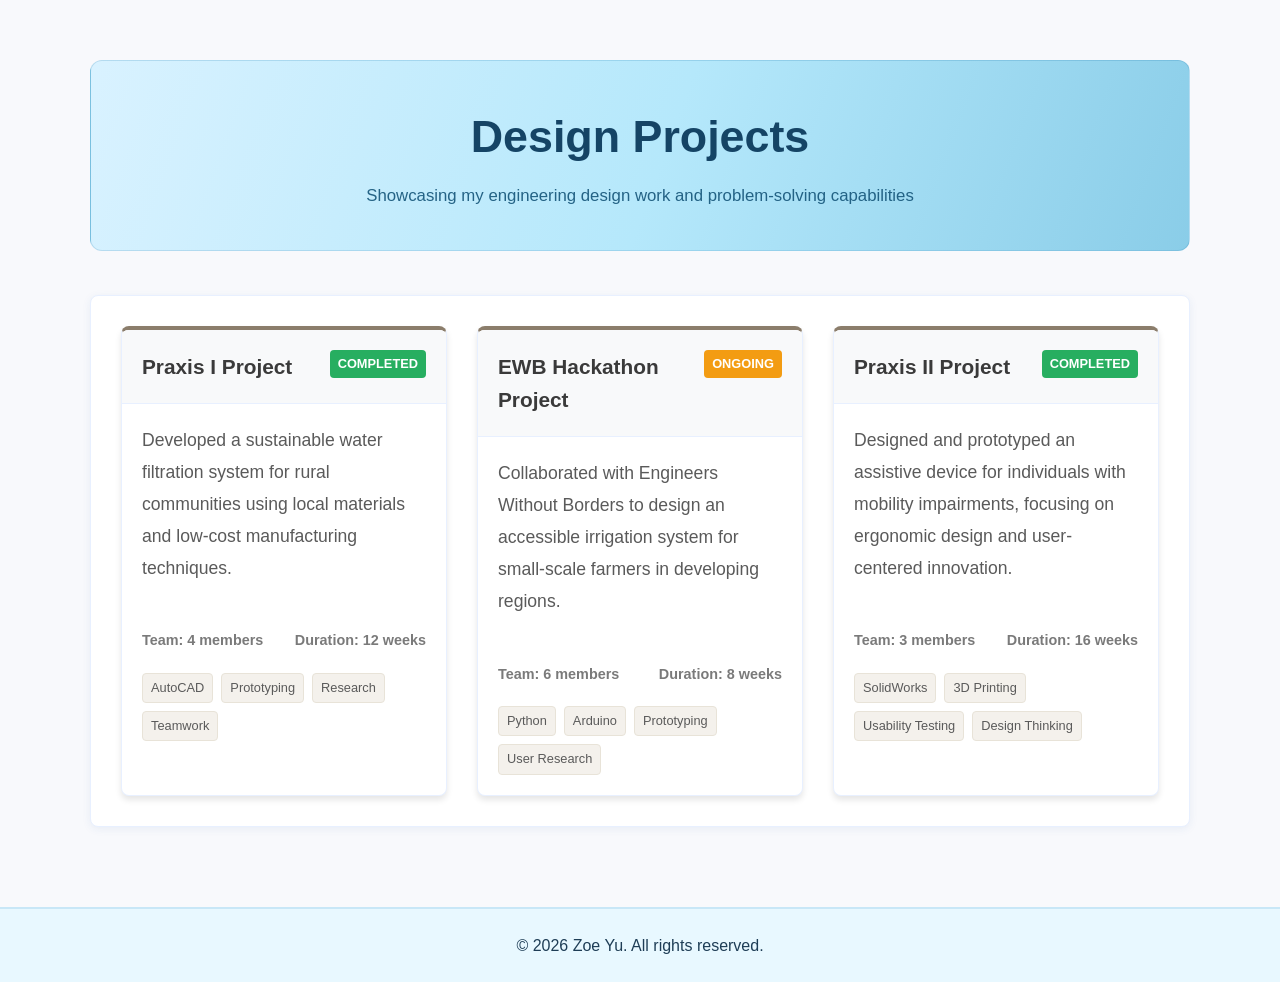
<file: projects.html>
<!DOCTYPE html>
<html lang="en">
<head>
    <meta charset="UTF-8">
    <meta name="viewport" content="width=device-width, initial-scale=1.0">
    <title>Engineering Design Portfolio - Design Projects</title>
    <link rel="stylesheet" href="style.css">
</head>
<body>
    <div class="container">
        <main class="main-content">
            <header class="page-header">
                <h1>Design Projects</h1>
                <p>Showcasing my engineering design work and problem-solving capabilities</p>
            </header>

            <section class="projects-grid">
                <div class="project-card" onclick="window.location.href='praxis1.html'">
                    <div class="card-header">
                        <h3>Praxis I Project</h3>
                        <span class="status-badge completed">Completed</span>
                    </div>
                    <p class="card-description">Developed a sustainable water filtration system for rural communities using local materials and low-cost manufacturing techniques.</p>
                    <div class="card-meta">
                        <span class="team-size">Team: 4 members</span>
                        <span class="duration">Duration: 12 weeks</span>
                    </div>
                    <div class="skill-tags">
                        <span class="tag">AutoCAD</span>
                        <span class="tag">Prototyping</span>
                        <span class="tag">Research</span>
                        <span class="tag">Teamwork</span>
                    </div>
                </div>

                <div class="project-card" onclick="window.location.href='ewb.html'">
                    <div class="card-header">
                        <h3>EWB Hackathon Project</h3>
                        <span class="status-badge ongoing">Ongoing</span>
                    </div>
                    <p class="card-description">Collaborated with Engineers Without Borders to design an accessible irrigation system for small-scale farmers in developing regions.</p>
                    <div class="card-meta">
                        <span class="team-size">Team: 6 members</span>
                        <span class="duration">Duration: 8 weeks</span>
                    </div>
                    <div class="skill-tags">
                        <span class="tag">Python</span>
                        <span class="tag">Arduino</span>
                        <span class="tag">Prototyping</span>
                        <span class="tag">User Research</span>
                    </div>
                </div>

                <div class="project-card" onclick="window.location.href='praxis2.html'">
                    <div class="card-header">
                        <h3>Praxis II Project</h3>
                        <span class="status-badge completed">Completed</span>
                    </div>
                    <p class="card-description">Designed and prototyped an assistive device for individuals with mobility impairments, focusing on ergonomic design and user-centered innovation.</p>
                    <div class="card-meta">
                        <span class="team-size">Team: 3 members</span>
                        <span class="duration">Duration: 16 weeks</span>
                    </div>
                    <div class="skill-tags">
                        <span class="tag">SolidWorks</span>
                        <span class="tag">3D Printing</span>
                        <span class="tag">Usability Testing</span>
                        <span class="tag">Design Thinking</span>
                    </div>
                </div>
            </section>
        </main>
    </div>

    <footer class="footer">
        <p>&copy; 2026 Zoe Yu. All rights reserved.</p>
    </footer>

    <script src="script.js"></script>
</body>
</html>
</file>
<file: style.css>
/* Engineering Design Portfolio Styles */

/* Reset and Base Styles */
* {
    margin: 0;
    padding: 0;
    box-sizing: border-box;
}

html {
    scroll-behavior: smooth;
}

body {
    font-family: 'Inter', 'Segoe UI', Tahoma, Geneva, Verdana, sans-serif;
    font-weight: 400;
    line-height: 1.6;
    color: #2c3e50;
    background-color: #f8f9fc;
    overflow-x: hidden;
}

body::after {
    content: "";
    position: fixed;
    inset: 0;
    background-color: #ffffff;
    opacity: 0;
    pointer-events: none;
    transition: opacity 0.35s ease;
    z-index: 9999;
}

body.page-transition-out::after {
    opacity: 1;
}

h1, h2, h3, h4, h5, h6,
button, label, .sidebar-menu a,
.project-card h3, .section-heading,
.card-meta, .status-badge,
.sidebar-header h2 {
    font-family: 'Inter', 'Segoe UI', Tahoma, Geneva, Verdana, sans-serif;
}

h1 {
    font-weight: 700;
}

h2 {
    font-weight: 700;
}

h3 {
    font-weight: 600;
}

.sidebar-menu a {
    font-weight: 500;
}

.status-badge,
.card-meta,
label,
button {
    font-weight: 600;
}

.hero h1 {
    font-family: 'Cormorant Garamond', Georgia, serif;
    font-weight: 700;
    letter-spacing: 0.5px;
    margin-bottom: 8px;
}

.hero .subtitle {
    font-family: 'Inter', 'Segoe UI', sans-serif;
    font-weight: 500;
}


/* Container Layout */
.container {
    max-width: 1200px;
    margin: 0 auto;
    padding: 0 20px;
    min-height: 100vh;
    position: relative;
}

/* Sidebar Styles (deprecated: removed for modern layout) */
.sidebar {
    display: none;
}

.sidebar-header {
    display: none;
}

.sidebar-header h2 {
    font-size: 1.5rem;
    font-weight: 600;
    color: #ffffff;
}

.sidebar-menu {
    list-style: none;
    padding: 0;
}

.sidebar-menu li {
    position: relative;
}

.sidebar-menu a {
    display: block;
    padding: 15px 20px;
    color: rgba(255, 255, 255, 0.9);
    text-decoration: none;
    transition: all 0.3s ease;
    border-left: 3px solid transparent;
}

.sidebar-menu a:hover {
    background-color: rgba(255, 255, 255, 0.1);
    color: #ffffff;
    border-left-color: #4db8ff;
}

.sidebar-menu a.active {
    background-color: rgba(255, 255, 255, 0.15);
    color: #ffffff;
    border-left-color: #4db8ff;
}

.submenu {
    list-style: none;
    padding-left: 20px;
    background-color: rgba(0, 0, 0, 0.2);
    display: none;
}

.sidebar-menu li:hover .submenu {
    display: block;
}

.submenu a {
    padding: 10px 20px;
    font-size: 0.9rem;
}

/* Main Content */
.main-content {
    width: 100%;
    padding: 60px 20px 40px;
    max-width: 1140px;
    margin: 0 auto;
}

.main-content.full-width {
    width: 100%;
    margin: 0 auto;
    max-width: 100%;
}

.project-topbar + .main-content {
    padding-top: 96px;
}


/* Entrance Animations */
@keyframes fadeInUp {
    from {
        opacity: 0;
        transform: translateY(12px);
    }
    to {
        opacity: 1;
        transform: translateY(0);
    }
}

@keyframes heroHeadingEnter {
    from {
        opacity: 0;
        transform: translateY(36px) scale(0.96);
        filter: blur(6px);
    }
    to {
        opacity: 1;
        transform: translateY(0);
        filter: blur(0);
    }
}

@keyframes heroSubtitleEnter {
    from {
        opacity: 0;
        transform: translateY(24px);
    }
    to {
        opacity: 1;
        transform: translateY(0);
    }
}

@keyframes projectHeroSubtitleEnter {
    from {
        opacity: 0;
        transform: translateY(24px);
    }
    to {
        opacity: 1;
        transform: translateY(0);
    }
}

@keyframes heroPanelEnter {
    from {
        opacity: 0;
        transform: translateY(18px);
    }
    to {
        opacity: 1;
        transform: translateY(0);
    }
}

@keyframes heroHaloSweep {
    0% {
        transform: translate(-52%, -24%) rotate(10deg) scale(1);
        opacity: 0.5;
    }
    100% {
        transform: translate(-48%, -14%) rotate(16deg) scale(1.05);
        opacity: 0.72;
    }
}

/* Hero Section */
.hero {
    text-align: center;
    margin: 0 auto 50px auto;
    padding: 100px 30px;
    border-radius: 16px;
    color: #0b2f43;
    background: radial-gradient(circle at center, #d0f5fd 0%, #a0e7f7 32%, #59b7d1 60%, #06447a 100%);
    box-shadow: inset 0 0 50px rgba(255, 255, 255, 0.35), 0 12px 36px rgba(20, 62, 88, 0.2);
    border: 1px solid rgba(108, 186, 214, 0.37);
    position: relative;
    overflow: hidden;
    animation: heroPanelEnter 1.3s cubic-bezier(0.22, 0.8, 0.22, 1) 0.05s both;
}

.hero::after {
    content: "";
    position: absolute;
    top: 0;
    left: 50%;
    width: 140%;
    height: 140%;
    transform: translate(-50%, -20%) rotate(13deg);
    background: radial-gradient(circle, rgba(255,255,255,0.38) 0%, rgba(117, 156, 201, 0.62) 70%);
    pointer-events: none;
    animation: heroHaloSweep 8.2s ease-in-out 0.6s infinite alternate;
}

.hero h1 {
    position: relative;
    font-size: clamp(3.1rem, 6.3vw, 5.6rem);
    margin-bottom: 18px;
    font-weight: 800;
    line-height: 1.05;
    letter-spacing: 0.01em;
    color: #0d3248;
    animation: heroHeadingEnter 1.5s cubic-bezier(0.2, 0.8, 0.2, 1) 0.2s both;
}

.hero-greeting {
    display: inline;
    font-size: clamp(2.7rem, 5.2vw, 4.8rem);
    font-weight: 700;
    color: #041620;
}

.hero-name {
    display: inline;
    font-size: clamp(3.1rem, 6.6vw, 6rem);
    font-weight: 900;
    background: linear-gradient(120deg, #126c7e 0%, #428694 45%, #20566f 100%);
    -webkit-background-clip: text;
    -webkit-text-fill-color: transparent;
    background-clip: text;
}

.hero .subtitle {
    position: relative;
    font-size: clamp(1.12rem, 2.3vw, 1.45rem);
    font-weight: 600;
    color: #14435d;
    margin-top: 12px;
    letter-spacing: 0.04em;
    opacity: 0.95;
    animation: heroSubtitleEnter 1.35s cubic-bezier(0.2, 0.8, 0.2, 1) 0.85s both;
}


/* Section Styles */
section {
    margin-bottom: 40px;
    background: #ffffff;
    padding: 30px;
    border-radius: 8px;
    box-shadow: 0 2px 8px rgba(44, 90, 160, 0.08);
    border: 1px solid #e8f0ff;
}

section h2 {
    color: #2c5aa0;
    margin-bottom: 20px;
    font-size: 1.8rem;
    border-bottom: 3px solid #4db8ff;
    padding-bottom: 10px;
}

section p {
    margin-bottom: 1.4rem;
    font-size: 1.1rem;
    color: #2c3e50;
    line-height: 1.78;
}

section p + p,
.project-card p + p,
.positionality-content p + p,
.about-child p + p,
.ctmf-entry p + p,
.potential-biases p + p {
    margin-top: 1.2rem;
}

section p:last-child,
.project-card p:last-child,
.positionality-content p:last-child,
.about-child p:last-child,
.ctmf-entry p:last-child,
.potential-biases p:last-child {
    margin-bottom: 0;
}

.project-card p,
.positionality-content p,
.about-child p,
.ctmf-entry p,
.potential-biases p,
.reference-list li {
    margin-bottom: 1.3rem;
    line-height: 1.78;
}

.project-card p:last-child,
.positionality-content p:last-child,
.about-child p:last-child,
.ctmf-entry p:last-child,
.potential-biases p:last-child,
.reference-list li:last-child {
    margin-bottom: 0;
}

/* Design Projects Section */
.design-projects {
    margin-bottom: 40px;
    background: #ffffff;
    padding: 30px;
    border-radius: 8px;
    box-shadow: 0 2px 10px rgba(0, 0, 0, 0.05);
    border: 1px solid #e8e3d8;
}

.design-projects h2 {
    color: #3a3a3a;
    margin-bottom: 20px;
    font-size: 1.8rem;
    border-bottom: 2px solid #8b7d6b;
    padding-bottom: 10px;
}

/* Projects Grid */
.projects-grid {
    display: grid;
    grid-template-columns: repeat(auto-fit, minmax(300px, 1fr));
    gap: 30px;
    margin-bottom: 40px;
}

.project-card {
    background: #ffffff;
    border-radius: 8px;
    box-shadow: 0 4px 12px rgba(44, 90, 160, 0.1);
    overflow: hidden;
    transition: transform 0.3s ease, box-shadow 0.3s ease;
    cursor: pointer;
    border: 1px solid #e8f0ff;
}

.project-card:hover {
    transform: translateY(-5px);
    box-shadow: 0 8px 20px rgba(44, 90, 160, 0.15);
    border-color: #4db8ff;
}

.card-header {
    padding: 20px;
    background: #f0f6ff;
    border-bottom: 1px solid #e8f0ff;
    display: flex;
    justify-content: space-between;
    align-items: flex-start;
}

.card-header h3 {
    margin: 0;
    color: #2c5aa0;
    font-size: 1.3rem;
}

.status-badge {
    padding: 4px 8px;
    border-radius: 4px;
    font-size: 0.8rem;
    font-weight: 600;
    text-transform: uppercase;
}

.status-badge.completed {
    background: #d0e8ff;
    color: #1e5fa0;
}

.status-badge.ongoing {
    background: #e8f5e9;
    color: #2d7d3a;
}

.card-description {
    padding: 20px;
    color: #5a5a5a;
    line-height: 1.6;
}

.card-meta {
    padding: 0 20px;
    display: flex;
    justify-content: space-between;
    font-size: 0.9rem;
    color: #7a7a7a;
}

.skill-tags {
    padding: 20px;
    display: flex;
    flex-wrap: wrap;
    gap: 8px;
}

.tag {
    background: #f4f1ec;
    color: #5a5a5a;
    padding: 4px 8px;
    border-radius: 4px;
    font-size: 0.8rem;
    font-weight: 500;
    border: 1px solid #e8e3d8;
}

/* Appendix Details */
.appendix-details {
    margin-bottom: 40px;
    background: #ffffff;
    border-radius: 8px;
    box-shadow: 0 2px 10px rgba(0, 0, 0, 0.05);
    overflow: hidden;
    border: 1px solid #e8e3d8;
}

.appendix-details summary {
    padding: 30px;
    cursor: pointer;
    font-size: 1.8rem;
    color: #3a3a3a;
    border-bottom: 2px solid #8b7d6b;
    margin-bottom: 0;
    list-style: none;
    transition: background-color 0.3s ease;
}

.appendix-details summary:hover {
    background-color: #f4f1ec;
}

.appendix-details summary::-webkit-details-marker {
    display: none;
}

.appendix-details summary::after {
    content: " ▼";
    float: right;
    font-size: 1.2rem;
    color: #8b7d6b;
    transition: transform 0.3s ease;
}

.appendix-details[open] summary::after {
    transform: rotate(180deg);
}

.appendix-content {
    padding: 30px;
}

/* References */
.reference-list {
    counter-reset: reference-counter;
}

.reference-list li {
    margin-bottom: 15px;
    padding-left: 30px;
    position: relative;
    line-height: 1.6;
    color: #5a5a5a;
}

.reference-list li::before {
    counter-increment: reference-counter;
    content: "[" counter(reference-counter) "] ";
    position: absolute;
    left: 0;
    font-weight: bold;
    color: #8b7d6b;
}

/* About Section Specific Styles */
.about-intro {
    margin-bottom: 30px;
    font-size: 1.1rem;
    line-height: 1.6;
    color: #5a5a5a;
}

.about-children {
    display: flex;
    gap: 30px;
    margin-top: 0;
}

.about-child {
    flex: 1;
    border: 1px solid #8b7d6b;
    padding: 20px;
    border-radius: 4px;
    background: #f4f1ec;
}

.about-child h3 {
    color: #3a3a3a;
    margin-bottom: 15px;
    font-size: 1.3rem;
    font-weight: 600;
}
/*
.about-child p {
    margin-bottom: 0;
    line-height: 1.6;
    color: #5a5a5a;
}
*/

.about-child p,
.positionality-content .about-child p,
.potential-biases p {
    margin: 0 0 1rem 0;
    line-height: 1.7;
    color: #5a5a5a;
}

.about-child p:last-child,
.positionality-content .about-child p:last-child,
.potential-biases p:last-child {
    margin-bottom: 0;
}


/* About Me two-column layout */
.about-grid {
    display: grid;
    grid-template-columns: minmax(340px, 2.3fr) minmax(280px, 1fr);
    grid-template-areas:
        "about-intro about-image"
        "about-skills about-right";
    gap: 28px;
    align-items: stretch;
    margin-bottom: 44px;
}

.about-left {
    display: flex;
    flex-direction: column;
    gap: 20px;
    grid-area: about-intro;
}

.about-image-wrap {
    grid-area: about-image;
    display: flex;
    justify-content: flex-start;
    align-items: flex-start;
}

.about-right {
    grid-area: about-right;
    display: flex;
    align-items: stretch;
    height: 100%;
    min-width: 0;
}

.about-image {
    width: 100%;
    max-width: 280px;
    height: auto;
    border-radius: 0;
    box-shadow: 0 8px 20px rgba(13, 56, 93, 0.15);
    object-fit: cover;
    transition: transform 0.25s ease;
}

.about-image:hover {
    transform: translateY(-2px);
}

.skills-subsection {
    grid-area: about-skills;
    display: flex;
    flex-direction: column;
    gap: 16px;
    margin-top: 0;
}

.skills-block {
    width: 100%;
    padding: 18px;
    background: #ecf8ff;
    border: 1px solid #bee8f5;
    border-radius: 10px;
}


.skills-block h3 {
    color: #3a3a3a;
    font-size: 1.1rem;
    font-weight: 600;
    margin-bottom: 15px;
    margin-top: 0;
}

.folder-card {
    position: relative;
    display: block;
    width: 100%;
    height: 100%;
    text-decoration: none;
    background: linear-gradient(180deg, #def6ff 0%, #ccebf8 30%, #b2dff1 100%);
    border: 1px solid #82c9e8;
    border-radius: 10px;
    padding: 34px 18px 18px;
    box-shadow: 0 12px 30px rgba(13, 56, 93, 0.16);
    transition: transform 0.25s ease, box-shadow 0.25s ease, border-color 0.25s ease;
    overflow: visible;
    cursor: pointer;
}

.folder-card:hover,
.folder-card:focus-visible {
    transform: translateY(-3px);
    box-shadow: 0 16px 32px rgba(13, 56, 93, 0.24);
    border-color: #55b8d8;
}

.folder-card .folder-tab {
    position: absolute;
    top: -18px;
    left: 16%;
    width: 36%;
    height: 34px;
    background: #f7f766;
    border: 1px solid #82c9e8;
    border-bottom: 0;
    border-radius: 10px 10px 0 0;
    box-shadow: 0 5px 10px rgba(13, 56, 93, 0.14);
    z-index: 2;
}

.folder-card::before {
    content: "";
    position: absolute;
    top: 0;
    left: 0;
    width: 100%;
    height: 18px;
    background: linear-gradient(180deg, rgba(255,255,255,0.5), rgba(255,255,255,0));
    border-top-left-radius: 10px;
    border-top-right-radius: 10px;
    z-index: 1;
}

.folder-card .folder-body {
    position: relative;
    z-index: 3;
    margin-top: 6px;
}

.folder-card h3 {
    color: #0f4966;
    margin-top: 0;
    margin-bottom: 10px;
    font-size: 1.3rem;
    font-weight: 700;
}

.folder-card p {
    color: #205c7f;
    line-height: 1.6;
    margin: 0;
}

.skills-tags {
    display: flex;
    flex-wrap: wrap;
    gap: 8px;
}

.skill-tag {
    display: inline-block;
    padding: 6px 12px;
    border-radius: 20px;
    font-size: 0.9rem;
    font-weight: 500;
    color: #3a3a3a;
    border: 1px solid rgba(0, 0, 0, 0.08);
    transition: all 0.2s ease;
}

.skill-tag:hover {
    transform: translateY(-2px);
    box-shadow: 0 2px 8px rgba(0, 0, 0, 0.08);
}

/* Language tags - warm-neutral tonal gradient progression */
.lang-english {
    background: #f0e8e0;
    border-color: #d9c8b8;
}

.lang-mandarin {
    background: #e8dcc8;
    border-color: #d1bfa8;
}

.lang-japanese {
    background: #dfc8b8;
    border-color: #c8b0a0;
}

/* Technology tags - coordinated warm-neutral gradient progression */
.tool-python {
    background: #f0e4d8;
    border-color: #d9cbc0;
}

.tool-matlab {
    background: #e8d4c4;
    border-color: #d1bba8;
}

.tool-c {
    background: #dfc4b4;
    border-color: #c8ab9c;
}

.tool-latex {
    background: #d6b4a4;
    border-color: #bf9b8c;
}

.tool-cad {
    background: #cda494;
    border-color: #b68b7c;
}

section ul {
    padding-left: 20px;
}

section li {
    margin-bottom: 10px;
    font-size: 1.1rem;
}

/* Design Values */
.design-values li {
    background: #f4f1ec;
    padding: 15px;
    margin-bottom: 10px;
    border-left: 4px solid #8b7d6b;
    border-radius: 4px;
}

/* Footer */
.footer {
    background-color: #e8f8ff;
    color: #1e3d56;
    text-align: center;
    padding: 24px 20px;
    margin: 0 auto;
    border-top: 2px solid #c8e7f7;
    position: relative;
}

.footer.full-width-footer {
    margin: 0 auto;
}


/* Responsive Design */
@media (max-width: 768px) {
    .sidebar {
        width: 100%;
        height: auto;
        position: relative;
        display: none; /* Hidden by default on mobile */
    }

    .main-content {
        margin-left: 0;
        max-width: 100%;
    }

    .footer {
        margin-left: 0;
    }

    .sidebar-menu li {
        display: inline-block;
        width: 50%;
    }

    .submenu {
        display: none !important;
    }

    .hero h1 {
        font-size: 2.85rem;
        margin-bottom: 15px;
        white-space: normal;
    }

    .hero-greeting {
        display: inline;
        font-size: 2.4rem;
        margin-right: 6px;
    }

    .hero-name {
        font-size: 2.95rem;
    }

    .hero .subtitle {
        font-size: 1.08rem;
    }

    .about-children {
        flex-direction: column;
        gap: 20px;
    }

    .about-grid {
        display: block;
    }

    .about-image-wrap {
        margin-top: 22px;
    }

    .about-right {
        margin-top: 22px;
    }

    .skills-subsection {
        flex-direction: column;
        gap: 20px;
    }

    .projects-grid {
        grid-template-columns: 1fr;
    }

    .appendix-details summary {
        padding: 20px;
        font-size: 1.5rem;
    }

    .appendix-content {
        padding: 20px;
    }
}

@media (max-width: 480px) {
    .sidebar-menu li {
        width: 100%;
    }

    .main-content {
        padding: 20px;
    }

    section {
        padding: 20px;
    }
}

/* Hover Effects */
section:hover {
    transform: translateY(-2px);
    transition: transform 0.3s ease;
}

/* Top Bar for Project Pages */
.project-topbar {
    position: fixed;
    top: 0;
    left: 0;
    width: 100%;
    z-index: 999;
    background: rgba(10, 40, 64, 0.92);
    color: #ecf8ff;
    backdrop-filter: blur(7px);
    transform: translateY(-100%);
    opacity: 0;
    transition: transform 0.35s ease, opacity 0.35s ease;
    box-shadow: 0 8px 20px rgba(8, 24, 42, 0.27);
}

.project-topbar .topbar-inner {
    width: 100%;
    padding: 10px 0;
    display: flex;
    align-items: center;
    justify-content: space-between;
    gap: 20px;
    min-height: 52px;
}

.project-topbar .topbar-brand {
    flex: 0 0 236px;
    padding: 0 20px;
    margin-left: 0;
    display: flex;
    align-items: center;
    justify-content: center;
    font-family: 'Cormorant Garamond', Georgia, serif;
    font-size: 2.1rem;
    font-weight: 800;
    letter-spacing: -0.02em;
    background: linear-gradient(110deg, #ffffff 0%, #d0ecff 40%, #87d4ef 100%);
    -webkit-background-clip: text;
    background-clip: text;
    -webkit-text-fill-color: transparent;
    white-space: nowrap;
}

.project-topbar .topbar-links {
    display: flex;
    align-items: center;
    justify-content: flex-end;
    gap: 24px;
    margin-left: auto;
    flex-wrap: wrap;
    padding-right: 20px;
}

body.positionality-page .project-topbar {
    transform: translateY(0);
    opacity: 1;
}

body.positionality-page .positionality-shell {
    padding-top: 62px;
}

body.project-detail-page .positionality-shell {
    padding-top: 0;
}

.project-detail-page .project-hero-intro {
    height: 100dvh;
    min-height: 100dvh;
    display: flex;
    align-items: center;
    justify-content: center;
    padding: 0 8vw;
    background: linear-gradient(150deg, #f7fcff 0%, #e4f3fc 48%, #d5e8f5 100%);
    border-bottom: 1px solid #d0e7f7;
    position: relative;
    overflow: hidden;
}

.project-detail-page .project-hero-inner {
    text-align: center;
    max-width: 900px;
}

.project-detail-page .project-hero-intro h1 {
    margin: 0;
    font-size: clamp(2.4rem, 5.4vw, 4.4rem);
    line-height: 1.1;
    color: #0f3f5a;
    letter-spacing: 0.01em;
    animation: heroHeadingEnter 2.4s cubic-bezier(0.2, 0.8, 0.2, 1) 0.15s both;
}

.project-detail-page .project-hero-intro p {
    margin: 18px auto 0;
    font-size: clamp(1.02rem, 1.9vw, 1.28rem);
    color: #2d5f78;
    max-width: 760px;
    letter-spacing: 0.04em;
    animation: projectHeroSubtitleEnter 2.1s cubic-bezier(0.2, 0.8, 0.2, 1) 0.85s both;
}

.project-detail-page .project-hero-intro .project-hero-team {
    position: absolute;
    right: clamp(18px, 4vw, 52px);
    bottom: clamp(20px, 5vh, 44px);
    margin: 0;
    width: min(40vw, 360px);
    max-width: 360px;
    padding: 12px 14px;
    text-align: center;
    font-size: clamp(0.86rem, 1.2vw, 1.02rem);
    line-height: 1.5;
    letter-spacing: 0.02em;
    color: #eaf6ff;
    text-shadow: 0 3px 14px rgba(0, 0, 0, 0.46);
    background: rgba(7, 27, 45, 0.34);
    border: 1px solid rgba(220, 238, 250, 0.24);
    border-radius: 10px;
    backdrop-filter: blur(2px);
    z-index: 2;
    animation: projectHeroSubtitleEnter 2.1s cubic-bezier(0.2, 0.8, 0.2, 1) 1s both;
}

.project-detail-page .project-hero-intro .project-hero-team strong {
    display: inline-block;
    margin-bottom: 4px;
    font-weight: 700;
    letter-spacing: 0.04em;
    text-transform: uppercase;
}

.ewb-page .project-hero-intro {
    background-image: url('./images/background.jpg');
    background-size: cover;
    background-position: center;
    background-repeat: no-repeat;
    border-bottom-color: rgba(173, 205, 224, 0.58);
}

.ewb-page .project-hero-intro::before {
    content: "";
    position: absolute;
    inset: 0;
    background: rgba(4, 18, 30, 0.5);
    z-index: 1;
}

.ewb-page .project-hero-inner {
    position: relative;
    z-index: 2;
}

.ewb-page .project-hero-intro h1 {
    color: #f6fbff;
    text-shadow: 0 4px 18px rgba(0, 0, 0, 0.5);
}

.ewb-page .project-hero-intro p {
    color: #e8f5ff;
    text-shadow: 0 3px 14px rgba(0, 0, 0, 0.46);
}

.praxis1-page .project-hero-intro {
    background-image: url('./images/P1_background.png');
    background-size: cover;
    background-position: center;
    background-repeat: no-repeat;
    border-bottom-color: rgba(173, 205, 224, 0.58);
}

.praxis1-page .project-hero-intro::before {
    content: "";
    position: absolute;
    inset: 0;
    background: rgba(4, 18, 30, 0.5);
    z-index: 1;
}

.praxis1-page .project-hero-inner {
    position: relative;
    z-index: 2;
}

.praxis1-page .project-hero-intro h1 {
    color: #f6fbff;
    text-shadow: 0 4px 18px rgba(0, 0, 0, 0.5);
}

.praxis1-page .project-hero-intro p {
    color: #e8f5ff;
    text-shadow: 0 3px 14px rgba(0, 0, 0, 0.46);
}

.praxis2-page .project-hero-intro {
    background-image: url('./images/P2_title_background.png');
    background-size: cover;
    background-position: center;
    background-repeat: no-repeat;
    border-bottom-color: rgba(173, 205, 224, 0.58);
}

.praxis2-page .project-hero-intro::before {
    content: "";
    position: absolute;
    inset: 0;
    background: rgba(4, 18, 30, 0.5);
    z-index: 1;
}

.praxis2-page .project-hero-inner {
    position: relative;
    z-index: 2;
}

.praxis2-page .project-hero-intro h1 {
    color: #f6fbff;
    text-shadow: 0 4px 18px rgba(0, 0, 0, 0.5);
}

.praxis2-page .project-hero-intro p {
    color: #e8f5ff;
    text-shadow: 0 3px 14px rgba(0, 0, 0, 0.46);
}

/* Positionality full-screen infographic layout */
.positionality-page .positionality-shell {
    width: 100%;
    min-height: 100dvh;
    background: linear-gradient(180deg, #eef8ff 0%, #f7fbff 40%, #eef6fb 100%);
    margin: 0;
    padding-top: 62px;
}

.positionality-page .positionality-layout {
    display: grid;
    grid-template-columns: 236px minmax(0, 1fr);
    width: 100%;
    min-height: calc(100vh - 62px);
}

.positionality-page .positionality-sidebar {
    position: sticky;
    top: 62px;
    align-self: start;
    height: calc(100vh - 62px);
    background: linear-gradient(180deg, rgba(243, 249, 255, 0.96), rgba(235, 245, 252, 0.96));
    border-right: 1px solid rgba(208, 231, 247, 0.95);
    padding: 20px 10px 20px 14px;
    display: flex;
    flex-direction: column;
    justify-content: center;
}

.positionality-page .positionality-nav {
    display: grid;
    grid-auto-rows: 1fr;
    gap: 10px;
    height: 100%;
}

.positionality-page .positionality-sidebar a {
    display: flex;
    align-items: center;
    justify-content: flex-start;
    padding: 12px 14px;
    border-radius: 8px;
    color: #0f4f72;
    font-weight: 600;
    text-decoration: none;
    background: rgba(200, 226, 242, 0.42);
    border: 1px solid transparent;
    border-left: 4px solid transparent;
    transition: transform 0.2s ease, background-color 0.2s ease, color 0.2s ease, border-color 0.2s ease;
}

.positionality-page .positionality-sidebar a:hover,
.positionality-page .positionality-sidebar a:focus-visible,
.positionality-page .positionality-sidebar a.is-active {
    background: #d1eaf8;
    color: #093a53;
    transform: translateX(3px);
}

.positionality-page .positionality-sidebar a.is-active {
    border-left-color: #0f6e92;
    border-color: rgba(15, 110, 146, 0.16);
    box-shadow: inset 0 0 0 1px rgba(15, 110, 146, 0.1);
}

.positionality-page .positionality-sidebar a:active {
    transform: translateX(1px);
}

.positionality-page .positionality-main {
    overflow: visible;
    padding: 14px 10px 48px 10px;
    min-height: calc(100vh - 62px);
    background: transparent;
}

.positionality-page .positionality-section {
    padding: clamp(26px, 3.6vw, 46px) clamp(18px, 2.2vw, 26px);
    border-radius: 0;
    margin-bottom: 0;
    box-shadow: none;
    border: 0;
    position: relative;
    scroll-margin-top: 90px;
}

.positionality-page .positionality-section h1,
.positionality-page .positionality-section h2 {
    margin-top: 0;
    margin-bottom: 16px;
    font-size: 1.8rem;
    font-weight: 600;
    line-height: 1.4;
}

.positionality-page .section-overview h1 {
    font-size: 1.8rem;
    font-weight: 600;
    line-height: 1.4;
}

.positionality-page .section-eyebrow {
    margin-bottom: 10px;
    font-size: 0.75rem;
    font-weight: 700;
    letter-spacing: 0.16em;
    text-transform: uppercase;
    color: #3a7a92;
    opacity: 0.9;
}

.positionality-page .section-overview .section-eyebrow {
    margin-bottom: 12px;
}

.positionality-page .section-arrow {
    display: flex;
    justify-content: center;
    align-items: center;
    padding: 0;
    margin: -18px 0 -18px;
    position: relative;
    z-index: 10;
    pointer-events: none;
}

.positionality-page .section-arrow img {
    width: min(48px, 8vw);
    max-width: 48px;
    height: auto;
    opacity: 0.82;
    filter: drop-shadow(0 4px 8px rgba(10, 42, 64, 0.14));
}

.positionality-page .section-overview {
    background: linear-gradient(135deg, #f7fcff 0%, #eaf6ff 100%);
}

.positionality-page .section-approach {
    background: linear-gradient(135deg, #fff7ef 0%, #f5eadf 100%);
}

.positionality-page .section-perspective {
    background: linear-gradient(135deg, #eef8ff 0%, #e3eff7 100%);
}

.positionality-page .section-bias {
    background: linear-gradient(135deg, #f1fbf7 0%, #e4f2ec 100%);
}

.praxis1-page #ctmf {
    background: linear-gradient(135deg, #f1fbf7 0%, #e4f2ec 100%);
}

.praxis1-page #reflections {
    background: linear-gradient(135deg, #eef8ff 0%, #e3eff7 100%);
}

.praxis2-page #ctmf {
    background: linear-gradient(135deg, #f1fbf7 0%, #e4f2ec 100%);
}

.positionality-page .section-outro {
    background: linear-gradient(135deg, #f8f3ff 0%, #ece3f8 100%);
}

.positionality-page .positionality-section p {
    max-width: 100%;
    font-size: 1.05rem;
    line-height: 1.7;
    color: #2f566c;
    margin: 0 0 1.2rem 0;
}

.positionality-page .positionality-section p:last-child {
    margin-bottom: 0;
}

.positionality-page .section-overview p {
    font-size: 1.05rem;
    line-height: 1.7;
}

.positionality-page .positionality-section ul {
    margin: 0;
    padding-left: 20px;
}

.project-detail-page #ctmf ul {
    margin-bottom: 1rem;
}

.positionality-page .positionality-section li {
    margin: 0;
    padding: 0;
    line-height: 1.6;
}

.positionality-page .positionality-section img {
    display: block;
    margin: 1.2rem auto;
    max-width: 100%;
    height: auto;
}

.project-detail-page #ctmf h3 {
    margin-top: 2rem;
    padding-top: 1rem;
    border-top: 1px solid rgba(47, 86, 108, 0.28);
}

.project-detail-page #ctmf h3:first-of-type {
    margin-top: 0.6rem;
    padding-top: 0;
    border-top: 0;
}

.positionality-page .positionality-section + .section-arrow + .positionality-section {
    margin-top: 0;
}

.positionality-page .positionality-section:hover {
    transform: none;
}

@media (max-width: 1024px) {
    .positionality-page .positionality-layout {
        grid-template-columns: 198px minmax(0,1fr);
    }
    .positionality-page .positionality-sidebar {
        padding: 16px 8px 16px 12px;
    }
    .positionality-page .positionality-main {
        padding: 12px 8px 40px 8px;
    }
}

@media (max-width: 780px) {
    .positionality-page .positionality-layout {
        display: block;
    }
    .positionality-page .positionality-sidebar {
        height: auto;
        position: relative;
        top: auto;
        width: 100%;
        border-right: none;
        border-bottom: 1px solid #d4e7f2;
        margin-bottom: 16px;
    }
    .positionality-page .positionality-nav {
        grid-auto-rows: auto;
        height: auto;
    }
    .positionality-page .section-arrow {
        margin: -14px 0 -14px;
    }
    .positionality-page .section-arrow img {
        width: min(40px, 12vw);
    }
}

@media (max-width: 780px) {
    .project-detail-page .project-hero-intro {
        height: 100dvh;
        min-height: 100dvh;
        padding: 0 24px;
    }

    .project-detail-page .project-hero-intro .project-hero-team {
        position: static;
        width: auto;
        max-width: 100%;
        margin: 18px auto 0;
        text-align: center;
        padding: 10px 12px;
    }

    .project-detail-page .project-hero-intro h1 {
        font-size: clamp(2rem, 8.4vw, 3rem);
    }
}
.project-topbar.visible {
    transform: translateY(0);
    opacity: 1;
}

.project-topbar a {
    color: #d9f4ff;
    text-decoration: none;
    font-weight: 600;
    letter-spacing: 0.02em;
    padding: 8px 12px;
    border-radius: 8px;
    transition: background-color 0.25s ease, color 0.25s ease;
}

.project-topbar a:hover,
.project-topbar a:focus-visible {
    background: rgba(255, 255, 255, 0.13);
    color: #ffffff;
}

@media (max-width: 1024px) {
    .project-topbar .topbar-brand {
        flex: 0 0 210px;
        padding: 0 14px;
    }

    .project-topbar .topbar-links {
        padding-right: 14px;
    }
}

@media (max-width: 720px) {
    .project-topbar .topbar-inner {
        padding: 10px 0;
        gap: 12px;
        align-items: flex-start;
        flex-direction: row;
        min-height: 50px;
    }

    .project-topbar .topbar-brand {
        font-size: 1.8rem;
        flex: 0 0 198px;
        padding: 0 14px;
        margin-left: 0;
    }

    .project-topbar .topbar-links {
        width: auto;
        justify-content: flex-start;
        gap: 10px 12px;
        flex-wrap: wrap;
        padding-right: 14px;
    }
}

@media (max-width: 480px) {
    .project-topbar .topbar-inner {
        padding: 9px 0;
        gap: 10px;
    }

    .project-topbar .topbar-brand {
        font-size: 1.58rem;
        flex: 0 0 auto;
        padding: 0 12px;
        margin-left: 0;
        width: auto;
    }

    .project-topbar .topbar-links {
        gap: 6px 10px;
        padding-right: 12px;
    }

    .project-topbar a {
        padding: 6px 9px;
        font-size: 0.88rem;
    }
}

.page-header {
    text-align: center;
    margin-bottom: 44px;
    padding: 40px 24px;
    background: linear-gradient(110deg, #d9f2ff 0%, #b5e8fb 52%, #8acde8 100%);
    color: #0f3f5a;
    border-radius: 12px;
    border: 1px solid rgba(46, 128, 179, 0.2);
}

.page-header h1 {
    font-size: clamp(2rem, 4vw, 2.8rem);
    margin-bottom: 10px;
    font-weight: 800;
    color: #154465;
}

.page-header p {
    font-size: 1.05rem;
    opacity: 0.92;
    color: #18587c;
}

/* Projects Grid */
.projects-grid {
    display: grid;
    grid-template-columns: repeat(auto-fit, minmax(300px, 1fr));
    gap: 30px;
    margin-bottom: 40px;
}

.project-card {
    background: white;
    border-radius: 8px;
    box-shadow: 0 4px 6px rgba(0, 0, 0, 0.1);
    overflow: hidden;
    transition: transform 0.3s ease, box-shadow 0.3s ease;
    cursor: pointer;
    border-top: 4px solid #8b7d6b;
}

.project-card:hover {
    transform: translateY(-5px);
    box-shadow: 0 8px 15px rgba(0, 0, 0, 0.2);
}

.card-header {
    padding: 20px;
    background: #f8f9fa;
    display: flex;
    justify-content: space-between;
    align-items: flex-start;
}

.card-header h3 {
    margin: 0;
    color: #3a3a3a;
    font-size: 1.3rem;
}

.status-badge {
    padding: 4px 8px;
    border-radius: 4px;
    font-size: 0.8rem;
    font-weight: 600;
    text-transform: uppercase;
}

.status-badge.completed {
    background: #27ae60;
    color: white;
}

.status-badge.ongoing {
    background: #f39c12;
    color: white;
}

.card-description {
    padding: 20px;
    color: #5a5a5a;
    line-height: 1.6;
}

.card-meta {
    padding: 0 20px;
    display: flex;
    justify-content: space-between;
    font-size: 0.9rem;
    color: #7a7a7a;
}

.skill-tags {
    padding: 20px;
    display: flex;
    flex-wrap: wrap;
    gap: 8px;
}

.tag {
    background: #f4f1ec;
    color: #5a5a5a;
    padding: 4px 8px;
    border-radius: 4px;
    font-size: 0.8rem;
    font-weight: 500;
}

/* Handbook Styles */
.handbook-section {
    margin-bottom: 50px;
}

.handbook-section h2 {
    color: #3a3a3a;
    border-bottom: 3px solid #8b7d6b;
    padding-bottom: 10px;
    margin-bottom: 30px;
}

.ctmf-entry {
    background: #ffffff;
    border-radius: 8px;
    padding: 25px;
    margin-bottom: 25px;
    box-shadow: 0 2px 10px rgba(0, 0, 0, 0.05);
    border-left: 4px solid #8b7d6b;
    border: 1px solid #e8e3d8;
}

.ctmf-entry h3 {
    color: #3a3a3a;
    margin-bottom: 10px;
    font-size: 1.4rem;
}

.ctmf-entry .category {
    background: #8b7d6b;
    color: #ffffff;
    padding: 4px 8px;
    border-radius: 4px;
    font-size: 0.8rem;
    font-weight: 600;
    text-transform: uppercase;
    display: inline-block;
    margin-bottom: 15px;
}

.ctmf-entry p {
    margin-bottom: 12px;
    line-height: 1.6;
    color: #5a5a5a;
}

.ctmf-entry .definition {
    font-style: italic;
    color: #7a7a7a;
}

.ctmf-entry .usage,
.ctmf-entry .evidence,
.ctmf-entry .evaluation {
    background: #f4f1ec;
    padding: 10px;
    border-radius: 4px;
    margin-bottom: 10px;
    border: 1px solid #e8e3d8;
}

.ctmf-entry .evaluation {
    background: #ede7d9;
    border-left: 4px solid #c4b7a6;
}

/* References */
.reference-list {
    counter-reset: reference-counter;
}

.reference-list li {
    margin-bottom: 15px;
    padding-left: 30px;
    position: relative;
    line-height: 1.6;
}

.reference-list li::before {
    counter-increment: reference-counter;
    content: "[" counter(reference-counter) "] ";
    position: absolute;
    left: 0;
    font-weight: bold;
    color: #8b7d6b;
}

/* Positionality Subsection */
.positionality-details {
    margin-top: 30px;
    background: #ffffff;
    border-radius: 8px;
    box-shadow: 0 4px 6px rgba(0, 0, 0, 0.05);
    overflow: hidden;
    border: 1px solid #e8e3d8;
}

.positionality-summary {
    display: block;
    padding: 20px;
    cursor: pointer;
    font-size: 1.3rem;
    color: #3a3a3a;
    background: #f4f1ec;
    border-bottom: 1px solid #e8e3d8;
    list-style: none;
    transition: background-color 0.3s ease;
    font-weight: 600;
}

.positionality-summary:hover {
    background-color: #ede7d9;
}

.positionality-summary::-webkit-details-marker {
    display: none;
}

.positionality-summary::after {
    content: " ▼";
    float: right;
    font-size: 1.2rem;
    color: #8b7d6b;
    transition: transform 0.3s ease;
}

.positionality-details[open] .positionality-summary::after {
    transform: rotate(180deg);
}

.positionality-content {
    padding: 30px;
}

.positionality-content .about-children {
    display: flex;
    gap: 30px;
    margin-top: 0;
}

.positionality-content .about-child {
    flex: 1;
    border: 1px solid #8b7d6b;
    padding: 20px;
    border-radius: 4px;
    background: #f4f1ec;
}

.positionality-content .about-child h3 {
    color: #3a3a3a;
    margin-bottom: 15px;
    font-size: 1.3rem;
    font-weight: 600;
}

.positionality-content .about-child p {
    margin-bottom: 0;
    line-height: 1.6;
    color: #5a5a5a;
}

.potential-biases {
    margin-top: 30px;
    border: 1px solid #8b7d6b;
    padding: 20px;
    border-radius: 4px;
    background: #f4f1ec;
}

.potential-biases h3 {
    color: #3a3a3a;
    margin-bottom: 15px;
    font-size: 1.3rem;
    font-weight: 600;
}

.potential-biases p {
    margin-bottom: 0;
    line-height: 1.6;
    color: #5a5a5a;
}

/* Final paragraph spacing overrides for long-form text sections */
section p,
.project-card p,
.positionality-content p,
.about-child p,
.potential-biases p,
.ctmf-entry p,
.reference-list li {
    margin-top: 0;
    margin-bottom: 1.6rem;
    line-height: 1.82;
}

section p:last-child,
.project-card p:last-child,
.positionality-content p:last-child,
.about-child p:last-child,
.potential-biases p:last-child,
.ctmf-entry p:last-child,
.reference-list li:last-child {
    margin-bottom: 0;
}
</file>
